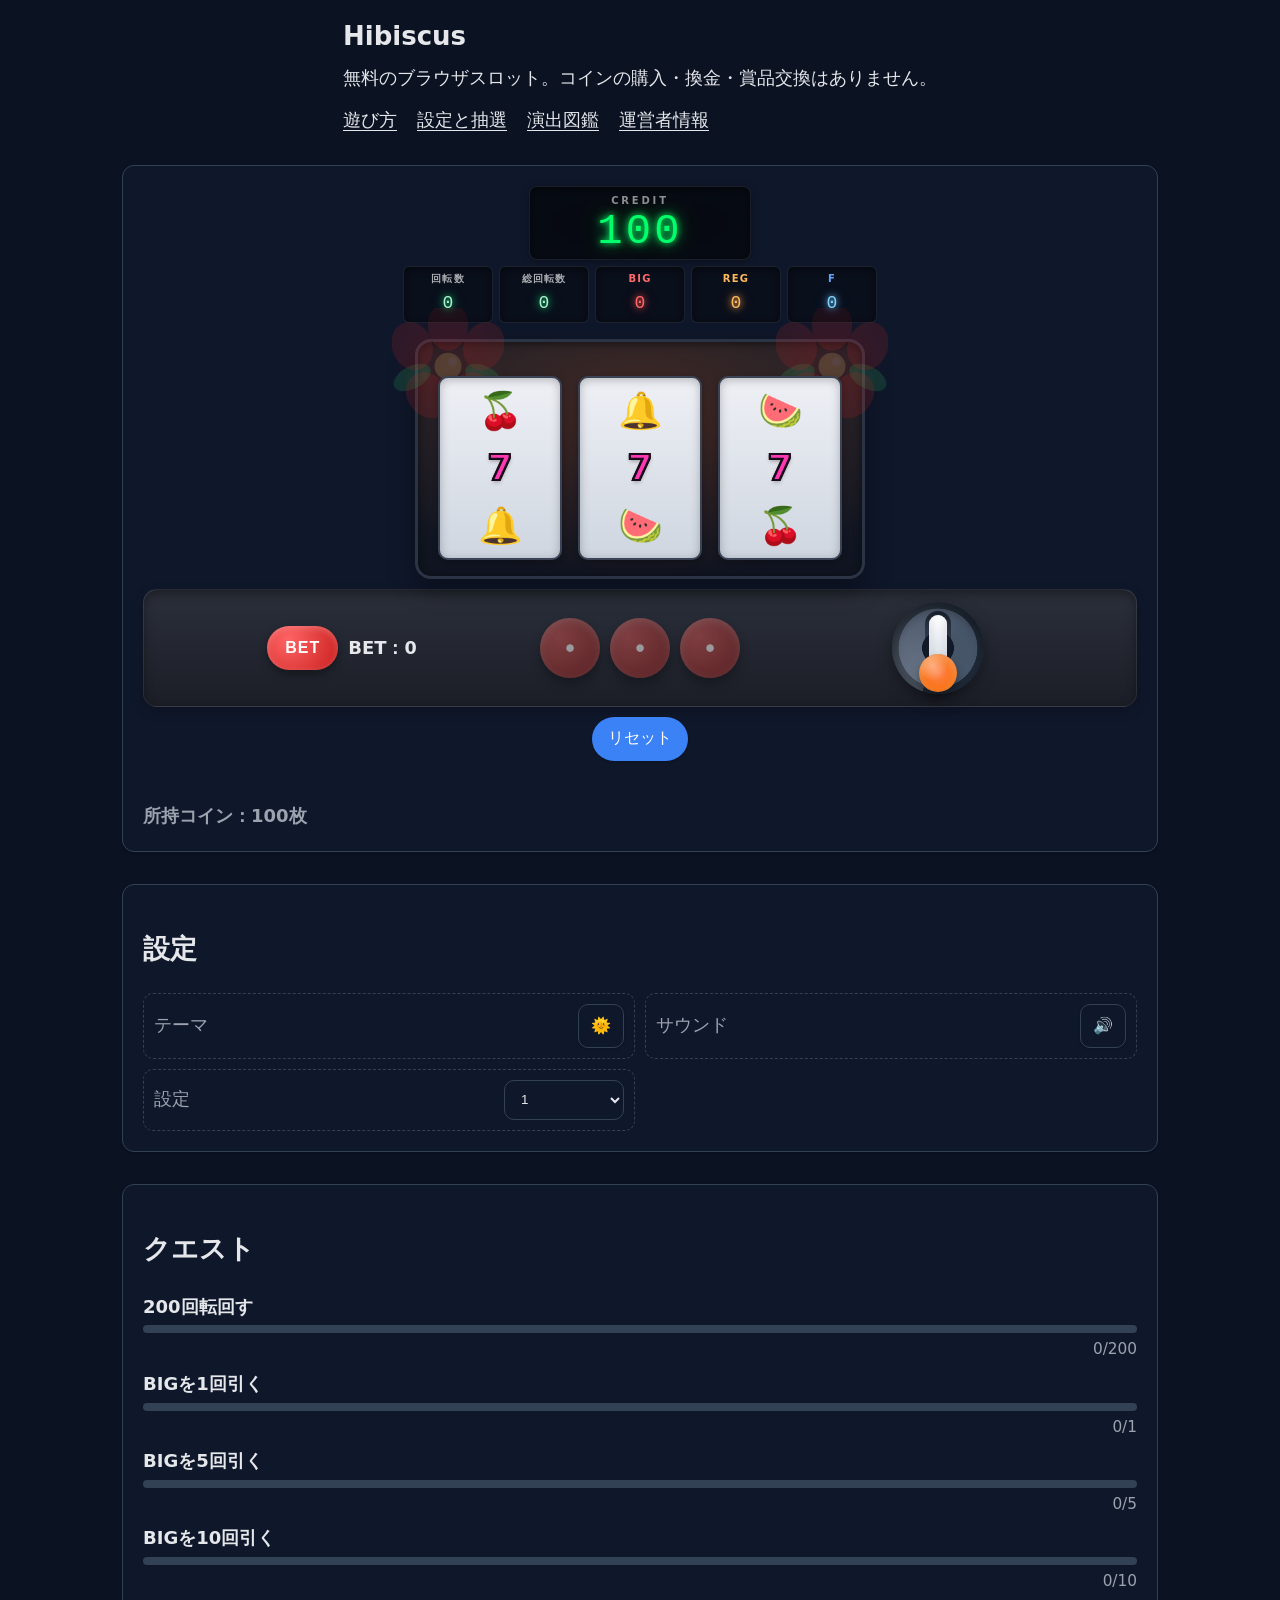
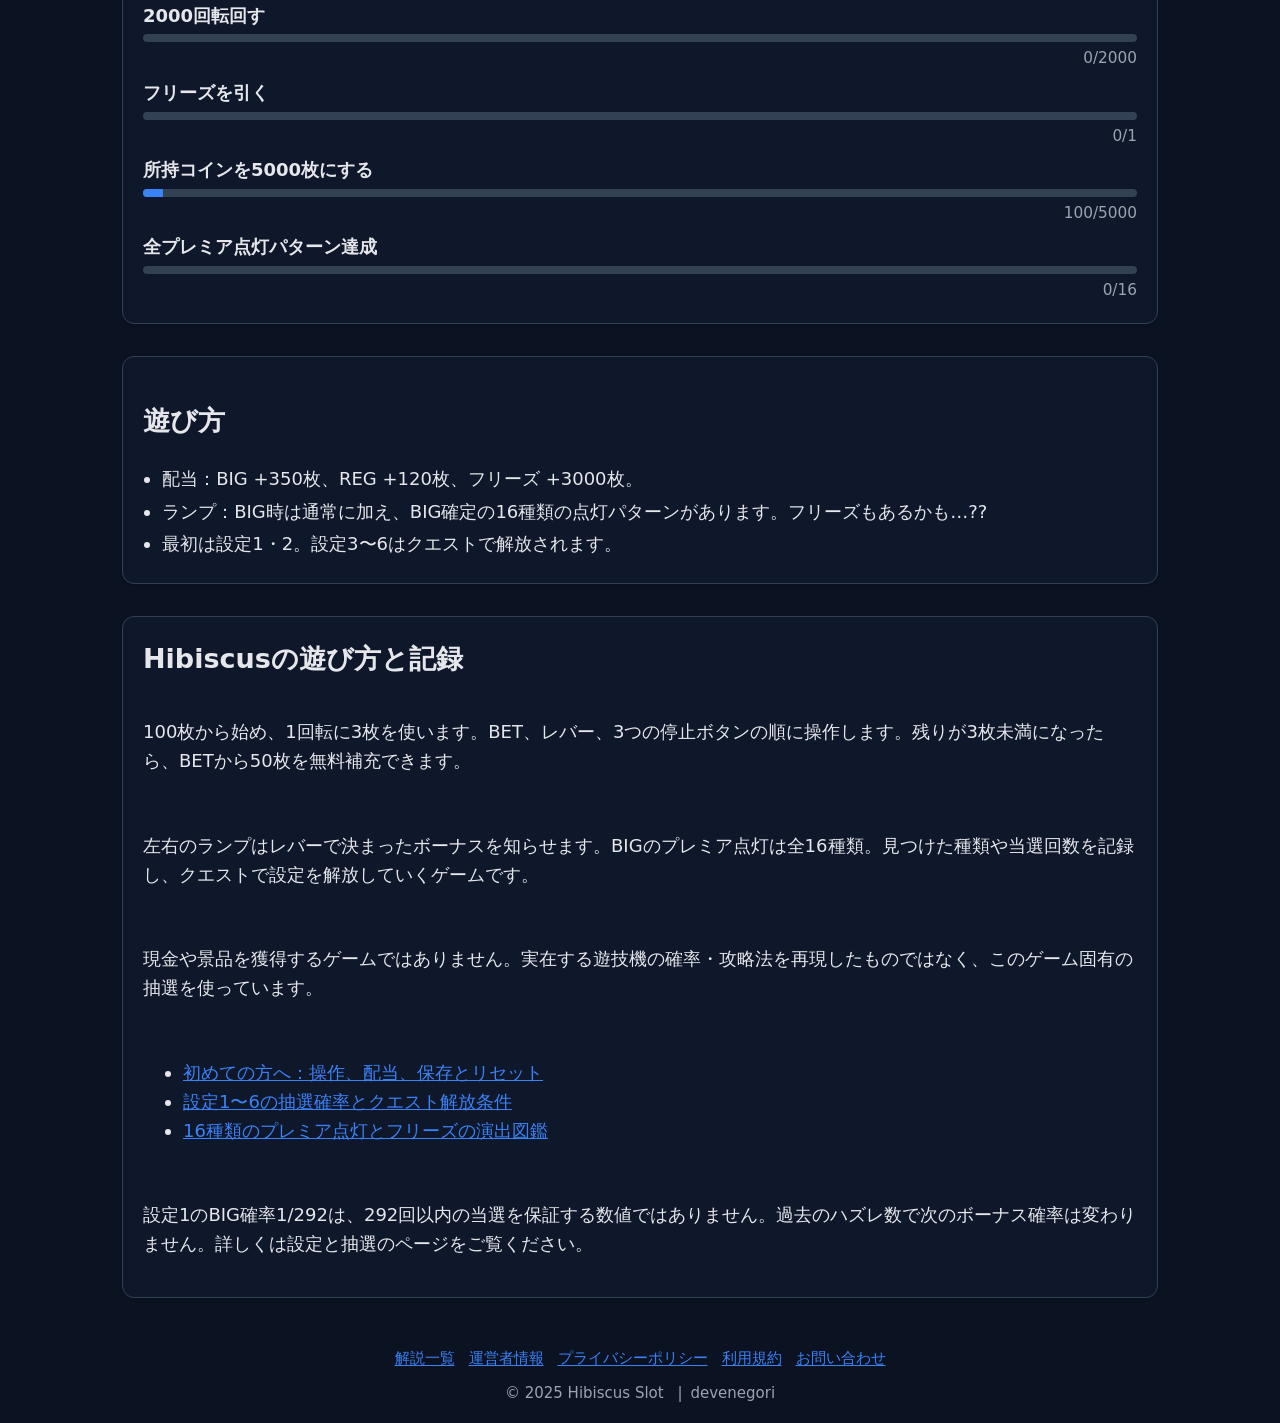
<file: index.html>
<!DOCTYPE html>
<html lang="ja">
<head>
  <meta charset="UTF-8">
  <meta name="viewport" content="width=device-width, initial-scale=1.0">
  <title>Hibiscus | 無料ブラウザスロット</title>
  <meta name="google-adsense-account" content="ca-pub-4931880787884929">
  <meta name="description" content="ハイビスカスのランプ告知を楽しむ無料ブラウザスロット。コインの購入・換金・賞品交換はありません。">
  <link rel="canonical" href="https://hibiscus-24w.pages.dev/">
  <link rel="icon" href="data:,">
  <meta name="color-scheme" content="light dark">
  <link rel="stylesheet" href="style.css?v=20260910-1">
</head>
  <body>
    <header class="site-intro">
      <h1>Hibiscus</h1>
      <p>無料のブラウザスロット。コインの購入・換金・賞品交換はありません。</p>
      <nav class="site-nav" aria-label="メインナビゲーション"><a href="beginner-guide.html">遊び方</a><a href="settings-guide.html">設定と抽選</a><a href="effects-guide.html">演出図鑑</a><a href="about.html">運営者情報</a></nav>
    </header>
    <main class="app-main" id="game" tabindex="-1">
    <section class="game-panel" aria-labelledby="gameHeading">
      <h1 id="gameHeading" class="sr-only">ゲーム</h1>
      <div class="slot-container">
        <div class="top-hud" aria-label="台データ">
          <div class="credit-panel" aria-live="polite">
            <div class="credit-label" aria-hidden="true">CREDIT</div>
            <div id="coinDisplayTop" class="digit-display">100</div>
          </div>
          <div class="meter-panel">
            <div class="meter-box">
              <div class="meter-label">回転数</div>
              <div id="statCurrent" class="digit-small">0</div>
            </div>
            <div class="meter-box">
              <div class="meter-label">総回転数</div>
              <div id="statTotal" class="digit-small">0</div>
            </div>
            <div class="meter-box">
              <div class="meter-label red">BIG</div>
              <div id="statBIG" class="digit-small red">0</div>
            </div>
            <div class="meter-box">
              <div class="meter-label orange">REG</div>
              <div id="statREG" class="digit-small orange">0</div>
            </div>
            <div class="meter-box">
              <div class="meter-label cyan">F</div>
              <div id="statSP" class="digit-small cyan">0</div>
            </div>
          </div>
        </div>
        <div class="reel-frame" role="group" aria-label="リールウィンドウ">
          <div class="hibiscus-side wave-a" id="hibiscus" aria-hidden="true"></div>
          <div class="slot-machine" role="group" aria-label="スロットリール">
            <div id="reel0" class="reel" aria-label="リール1"><div class="reel-content"><span>🍒</span><span class="seven">7</span><span>🔔</span></div></div>
            <div id="reel1" class="reel" aria-label="リール2"><div class="reel-content"><span>🔔</span><span class="seven">7</span><span>🍉</span></div></div>
            <div id="reel2" class="reel" aria-label="リール3"><div class="reel-content"><span>🍉</span><span class="seven">7</span><span>🍒</span></div></div>
          </div>
          <div class="hibiscus-side wave-b" id="hibiscus-right" aria-hidden="true"></div>
        </div>
      </div>

      <div class="cabinet-panel" role="group" aria-label="操作パネル">
        <div class="panel-left">
          <button id="betButton" class="bet">BET</button>
          <div class="meter"><span>BET：</span><strong id="betCount">0</strong></div>
        </div>
        <div class="panel-center">
          <button id="stop0" class="stop" aria-label="左停止">●</button>
          <button id="stop1" class="stop" aria-label="中停止">●</button>
          <button id="stop2" class="stop" aria-label="右停止">●</button>
        </div>
        <div class="panel-right">
          <button id="lever" class="lever joystick" aria-label="レバー">
            <span class="lever-base" aria-hidden="true"></span>
            <span class="lever-stick" aria-hidden="true"></span>
            <span class="lever-ball" aria-hidden="true"></span>
            <span class="sr-only">レバー</span>
          </button>
        </div>
      </div>

      <div class="controls" role="group" aria-label="操作ボタン">
        <button id="spinButton" aria-label="スピンする" class="primary" style="display:none">スピン</button>
        <button id="undoButton" aria-label="直前の操作を取り消す" disabled>取り消し</button>
        <button id="resetButton" aria-label="ゲームをリセット">リセット</button>
      </div>

      <div id="message" class="message" role="status" aria-live="polite"></div>
      <div id="coinDisplay" class="coin" aria-live="polite">所持コイン：100枚</div>
    </section>

    <section class="settings-panel" aria-labelledby="settingsHeading" id="settings">
      <h2 id="settingsHeading">設定</h2>
      <div class="settings-grid">
        <div class="setting-item">
          <div class="setting-label">テーマ</div>
          <div class="setting-control"><button id="themeToggle2" class="button-like">ライト/ダーク切替</button></div>
        </div>
        <div class="setting-item">
          <div class="setting-label">サウンド</div>
          <div class="setting-control"><button id="soundToggle2" class="button-like">オン/オフ</button></div>
        </div>
        <div class="setting-item">
          <div class="setting-label">設定</div>
          <div class="setting-control">
            <label for="settingSelect" class="sr-only">設定（1〜6）</label>
            <select id="settingSelect" class="select-like" aria-label="設定を選択">
              <option value="1">1</option>
              <option value="2">2</option>
              <option value="3">3</option>
              <option value="4">4</option>
              <option value="5">5</option>
              <option value="6">超高確率モード</option>
            </select>
          </div>
        </div>
      </div>
    </section>
    <section class="side-panel quests-panel" aria-labelledby="questsHeading" id="questsPanel">
      <h2 id="questsHeading">クエスト</h2>
      <ul id="questsList" class="quests-list"></ul>
    </section>

    <aside class="side-panel" aria-labelledby="howtoHeading" id="howto">
      <h2 id="howtoHeading">遊び方</h2>
      <ul class="howto-list">
        <li>配当：BIG +350枚、REG +120枚、フリーズ +3000枚。</li>
        <li>ランプ：BIG時は通常に加え、BIG確定の16種類の点灯パターンがあります。フリーズもあるかも…??</li>
        <li>最初は設定1・2。設定3〜6はクエストで解放されます。</li>
      </ul>
    </aside>

    <section class="side-panel guide-panel" aria-labelledby="guideHeading">
      <h2 id="guideHeading">Hibiscusの遊び方と記録</h2>
      <p>100枚から始め、1回転に3枚を使います。BET、レバー、3つの停止ボタンの順に操作します。残りが3枚未満になったら、BETから50枚を無料補充できます。</p>
      <p>左右のランプはレバーで決まったボーナスを知らせます。BIGのプレミア点灯は全16種類。見つけた種類や当選回数を記録し、クエストで設定を解放していくゲームです。</p>
      <p>現金や景品を獲得するゲームではありません。実在する遊技機の確率・攻略法を再現したものではなく、このゲーム固有の抽選を使っています。</p>
      <ul>
        <li><a href="beginner-guide.html">初めての方へ：操作、配当、保存とリセット</a></li>
        <li><a href="settings-guide.html">設定1〜6の抽選確率とクエスト解放条件</a></li>
        <li><a href="effects-guide.html">16種類のプレミア点灯とフリーズの演出図鑑</a></li>
      </ul>
      <p>設定1のBIG確率1/292は、292回以内の当選を保証する数値ではありません。過去のハズレ数で次のボーナス確率は変わりません。詳しくは設定と抽選のページをご覧ください。</p>
      <noscript><p>ゲームを動かすにはJavaScriptが必要です。遊び方や確率表はJavaScriptを無効にしていても読めます。</p></noscript>
    </section>
  </main>

  <div id="endingOverlay" class="ending-overlay" hidden>
    <div class="credits">
      <p class="congrats">🎊Congratulations！🎊</p>
      <p class="developer-credit">開発者：enegori</p>
    </div>
  </div>

  <footer class="app-footer" role="contentinfo">
    <nav class="footer-links" aria-label="サイト情報">
      <a href="guide.html">解説一覧</a>
      <a href="about.html">運営者情報</a>
      <a href="privacy-policy.html">プライバシーポリシー</a>
      <a href="terms.html">利用規約</a>
      <a href="contact.html">お問い合わせ</a>
    </nav>
    <small>© 2025 Hibiscus Slot</small>
    <small class="developer-credit">devenegori</small>
  </footer>

  <script src="./premium-fx.js"></script>
  <script>premiumFx.mount();</script>
  <script src="ad-config.js?v=20260310-5"></script>
  <script src="ad-system.js?v=20260910-1"></script>
  <script src="ad-service.js?v=20260310-5"></script>
  <script src="app.js?v=20260910-1"></script>
</body>
</html>
</file>
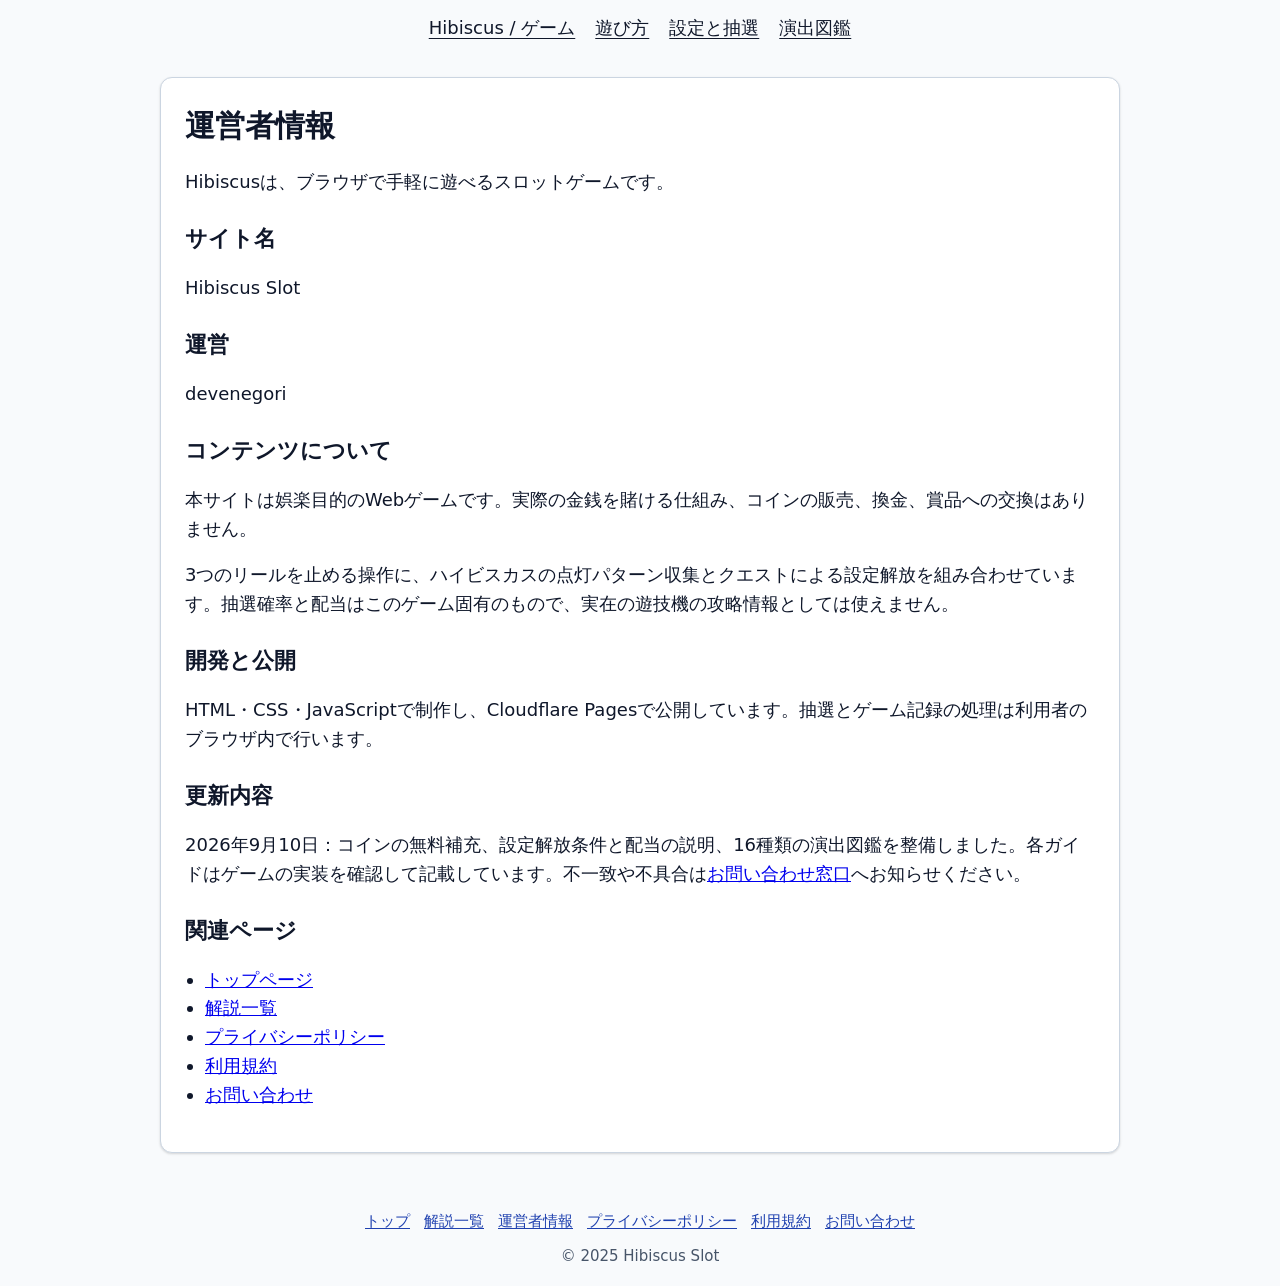
<file: about.html>
<!DOCTYPE html>
<html lang="ja">
<head>
  <meta charset="UTF-8">
  <meta name="viewport" content="width=device-width, initial-scale=1.0">
  <title>運営者情報 | Hibiscus</title>
  <meta name="google-adsense-account" content="ca-pub-4931880787884929">
  <meta name="description" content="Hibiscus Slotの開発・運営者とゲームの公開方針について。">
  <link rel="canonical" href="https://hibiscus-24w.pages.dev/about.html">
  <link rel="icon" href="data:,">
  <meta name="color-scheme" content="light dark">
  <link rel="stylesheet" href="style.css?v=20260910-1">
</head>
<body>
  <nav class="site-nav" aria-label="メインナビゲーション"><a href="index.html">Hibiscus / ゲーム</a><a href="beginner-guide.html">遊び方</a><a href="settings-guide.html">設定と抽選</a><a href="effects-guide.html">演出図鑑</a></nav>
  <main class="static-page-main">
    <article class="static-page-card">
      <h1>運営者情報</h1>
      <p>Hibiscusは、ブラウザで手軽に遊べるスロットゲームです。</p>

      <h2>サイト名</h2>
      <p>Hibiscus Slot</p>

      <h2>運営</h2>
      <p>devenegori</p>

      <h2>コンテンツについて</h2>
      <p>本サイトは娯楽目的のWebゲームです。実際の金銭を賭ける仕組み、コインの販売、換金、賞品への交換はありません。</p>
      <p>3つのリールを止める操作に、ハイビスカスの点灯パターン収集とクエストによる設定解放を組み合わせています。抽選確率と配当はこのゲーム固有のもので、実在の遊技機の攻略情報としては使えません。</p>
      <h2>開発と公開</h2>
      <p>HTML・CSS・JavaScriptで制作し、Cloudflare Pagesで公開しています。抽選とゲーム記録の処理は利用者のブラウザ内で行います。</p>
      <h2>更新内容</h2>
      <p>2026年9月10日：コインの無料補充、設定解放条件と配当の説明、16種類の演出図鑑を整備しました。各ガイドはゲームの実装を確認して記載しています。不一致や不具合は<a href="contact.html">お問い合わせ窓口</a>へお知らせください。</p>

      <h2>関連ページ</h2>
      <ul>
        <li><a href="index.html">トップページ</a></li>
        <li><a href="guide.html">解説一覧</a></li>
        <li><a href="privacy-policy.html">プライバシーポリシー</a></li>
        <li><a href="terms.html">利用規約</a></li>
        <li><a href="contact.html">お問い合わせ</a></li>
      </ul>
    </article>
  </main>

  <footer class="app-footer" role="contentinfo">
    <nav class="footer-links" aria-label="サイト情報">
      <a href="index.html">トップ</a>
      <a href="guide.html">解説一覧</a>
      <a href="about.html">運営者情報</a>
      <a href="privacy-policy.html">プライバシーポリシー</a>
      <a href="terms.html">利用規約</a>
      <a href="contact.html">お問い合わせ</a>
    </nav>
    <small>© 2025 Hibiscus Slot</small>
  </footer>
</body>
</html>
</file>
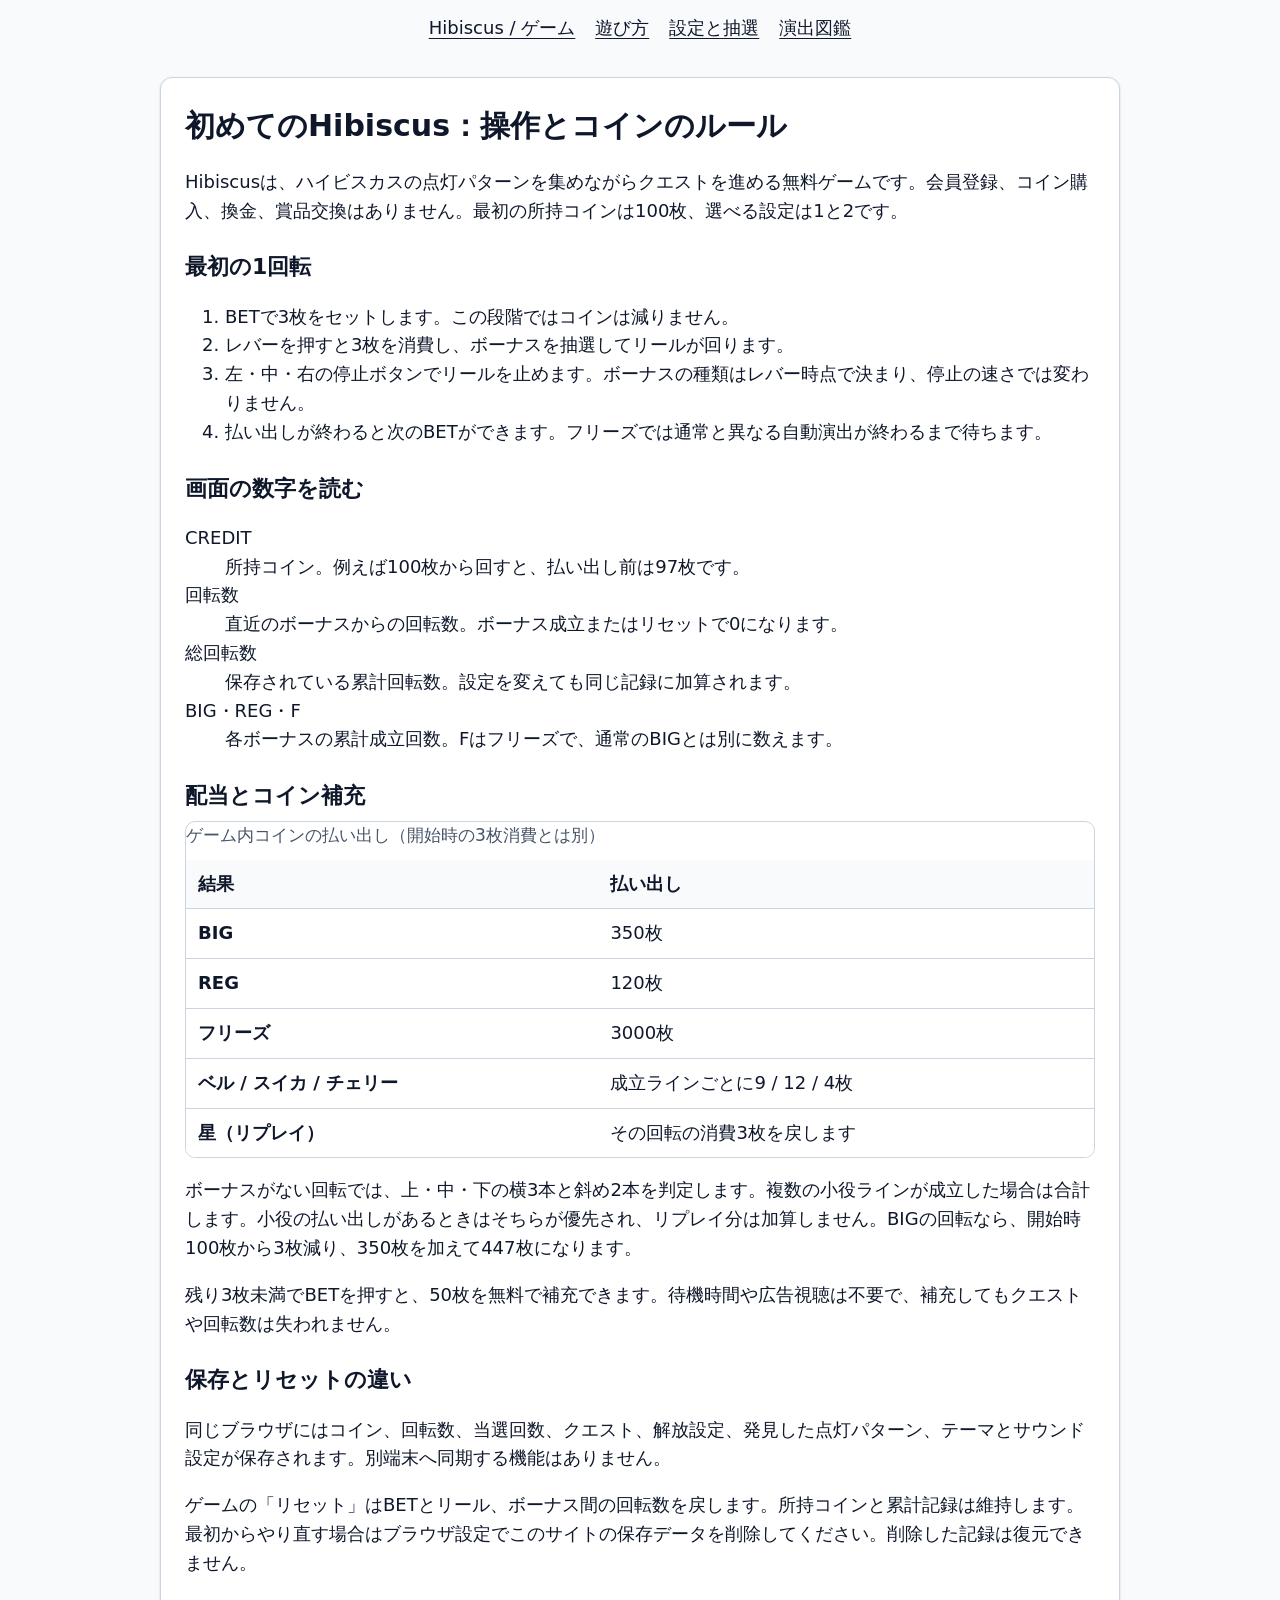
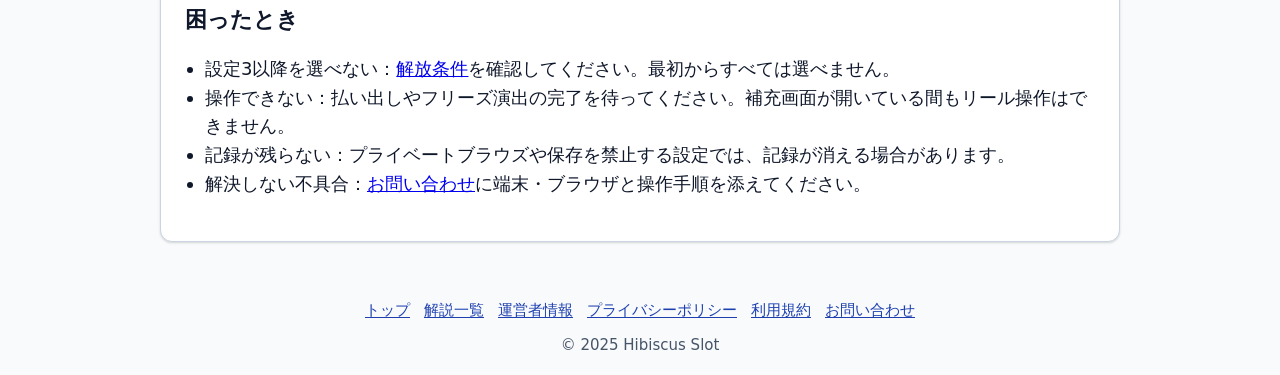
<file: beginner-guide.html>
<!DOCTYPE html>
<html lang="ja">
<head>
  <meta charset="UTF-8">
  <meta name="viewport" content="width=device-width, initial-scale=1.0">
  <title>初心者向けガイド | Hibiscus</title>
  <meta name="google-adsense-account" content="ca-pub-4931880787884929">
  <meta name="description" content="100枚からの始め方、1回3枚の消費、無料補充、保存とリセットの違いを解説します。">
  <link rel="canonical" href="https://hibiscus-24w.pages.dev/beginner-guide.html">
  <link rel="icon" href="data:,">
  <meta name="color-scheme" content="light dark">
  <link rel="stylesheet" href="style.css?v=20260910-1">
</head>
<body>
  <nav class="site-nav" aria-label="メインナビゲーション"><a href="index.html">Hibiscus / ゲーム</a><a href="beginner-guide.html">遊び方</a><a href="settings-guide.html">設定と抽選</a><a href="effects-guide.html">演出図鑑</a></nav>
  <main class="static-page-main">
    <article class="static-page-card">
      <h1>初めてのHibiscus：操作とコインのルール</h1>
      <p>Hibiscusは、ハイビスカスの点灯パターンを集めながらクエストを進める無料ゲームです。会員登録、コイン購入、換金、賞品交換はありません。最初の所持コインは100枚、選べる設定は1と2です。</p>
      <h2>最初の1回転</h2>
      <ol><li>BETで3枚をセットします。この段階ではコインは減りません。</li><li>レバーを押すと3枚を消費し、ボーナスを抽選してリールが回ります。</li><li>左・中・右の停止ボタンでリールを止めます。ボーナスの種類はレバー時点で決まり、停止の速さでは変わりません。</li><li>払い出しが終わると次のBETができます。フリーズでは通常と異なる自動演出が終わるまで待ちます。</li></ol>
      <h2>画面の数字を読む</h2>
      <dl><dt>CREDIT</dt><dd>所持コイン。例えば100枚から回すと、払い出し前は97枚です。</dd><dt>回転数</dt><dd>直近のボーナスからの回転数。ボーナス成立またはリセットで0になります。</dd><dt>総回転数</dt><dd>保存されている累計回転数。設定を変えても同じ記録に加算されます。</dd><dt>BIG・REG・F</dt><dd>各ボーナスの累計成立回数。Fはフリーズで、通常のBIGとは別に数えます。</dd></dl>
      <h2>配当とコイン補充</h2>
      <div class="guide-table-wrap"><table class="guide-table"><caption>ゲーム内コインの払い出し（開始時の3枚消費とは別）</caption><thead><tr><th scope="col">結果</th><th scope="col">払い出し</th></tr></thead><tbody><tr><th scope="row">BIG</th><td>350枚</td></tr><tr><th scope="row">REG</th><td>120枚</td></tr><tr><th scope="row">フリーズ</th><td>3000枚</td></tr><tr><th scope="row">ベル / スイカ / チェリー</th><td>成立ラインごとに9 / 12 / 4枚</td></tr><tr><th scope="row">星（リプレイ）</th><td>その回転の消費3枚を戻します</td></tr></tbody></table></div>
      <p>ボーナスがない回転では、上・中・下の横3本と斜め2本を判定します。複数の小役ラインが成立した場合は合計します。小役の払い出しがあるときはそちらが優先され、リプレイ分は加算しません。BIGの回転なら、開始時100枚から3枚減り、350枚を加えて447枚になります。</p>
      <p>残り3枚未満でBETを押すと、50枚を無料で補充できます。待機時間や広告視聴は不要で、補充してもクエストや回転数は失われません。</p>
      <h2>保存とリセットの違い</h2>
      <p>同じブラウザにはコイン、回転数、当選回数、クエスト、解放設定、発見した点灯パターン、テーマとサウンド設定が保存されます。別端末へ同期する機能はありません。</p>
      <p>ゲームの「リセット」はBETとリール、ボーナス間の回転数を戻します。所持コインと累計記録は維持します。最初からやり直す場合はブラウザ設定でこのサイトの保存データを削除してください。削除した記録は復元できません。</p>
      <h2>困ったとき</h2>
      <ul><li>設定3以降を選べない：<a href="settings-guide.html">解放条件</a>を確認してください。最初からすべては選べません。</li><li>操作できない：払い出しやフリーズ演出の完了を待ってください。補充画面が開いている間もリール操作はできません。</li><li>記録が残らない：プライベートブラウズや保存を禁止する設定では、記録が消える場合があります。</li><li>解決しない不具合：<a href="contact.html">お問い合わせ</a>に端末・ブラウザと操作手順を添えてください。</li></ul>
    </article>
  </main>

  <footer class="app-footer" role="contentinfo">
    <nav class="footer-links" aria-label="サイト情報">
      <a href="index.html">トップ</a>
      <a href="guide.html">解説一覧</a>
      <a href="about.html">運営者情報</a>
      <a href="privacy-policy.html">プライバシーポリシー</a>
      <a href="terms.html">利用規約</a>
      <a href="contact.html">お問い合わせ</a>
    </nav>
    <small>© 2025 Hibiscus Slot</small>
  </footer>
</body>
</html>
</file>
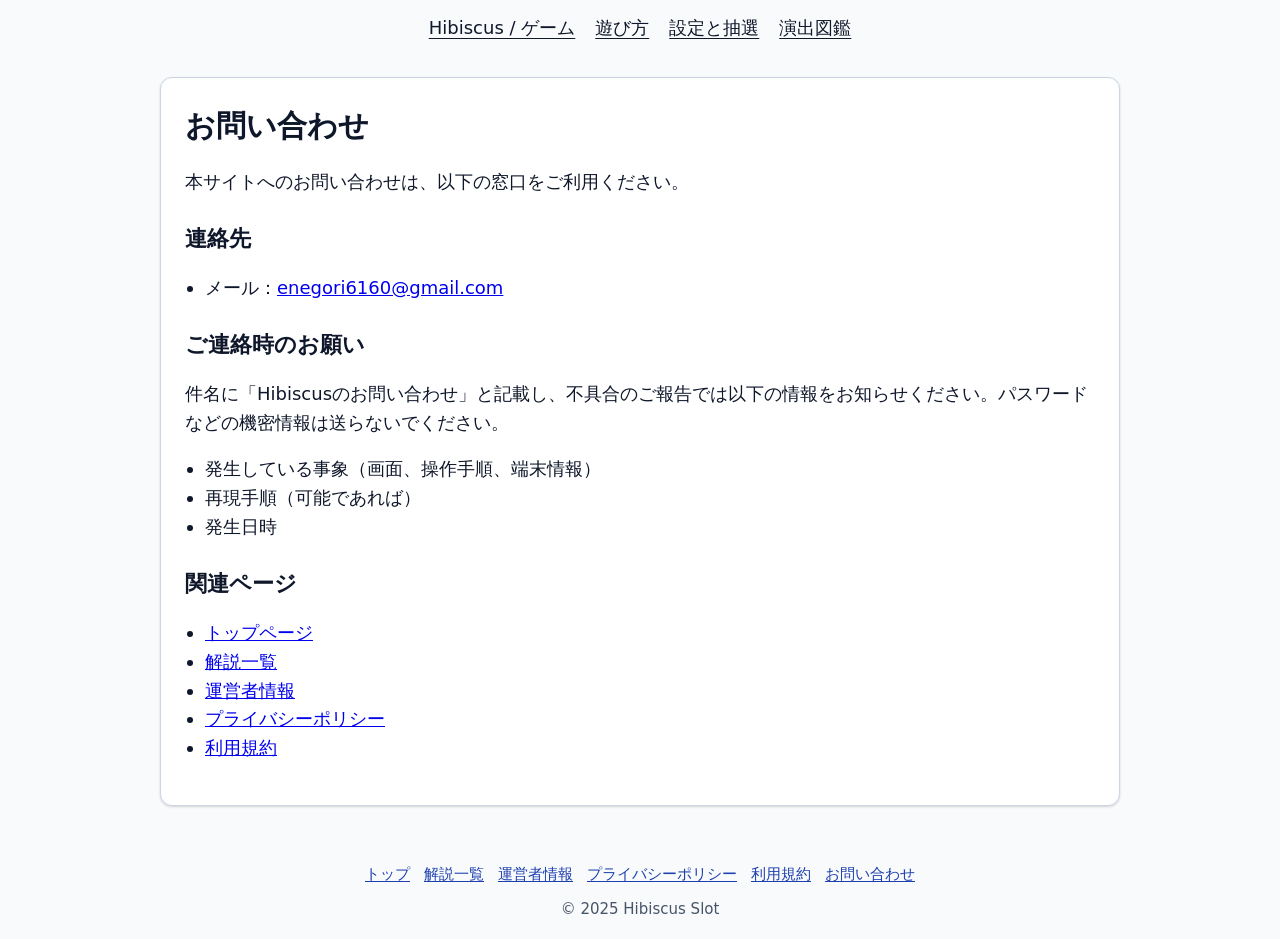
<file: contact.html>
<!DOCTYPE html>
<html lang="ja">
<head>
  <meta charset="UTF-8">
  <meta name="viewport" content="width=device-width, initial-scale=1.0">
  <title>お問い合わせ | Hibiscus</title>
  <meta name="google-adsense-account" content="ca-pub-4931880787884929">
  <meta name="description" content="Hibiscusの不具合報告とお問い合わせ窓口。">
  <link rel="canonical" href="https://hibiscus-24w.pages.dev/contact.html">
  <link rel="icon" href="data:,">
  <meta name="color-scheme" content="light dark">
  <link rel="stylesheet" href="style.css?v=20260910-1">
</head>
<body>
  <nav class="site-nav" aria-label="メインナビゲーション"><a href="index.html">Hibiscus / ゲーム</a><a href="beginner-guide.html">遊び方</a><a href="settings-guide.html">設定と抽選</a><a href="effects-guide.html">演出図鑑</a></nav>
  <main class="static-page-main">
    <article class="static-page-card">
      <h1>お問い合わせ</h1>
      <p>本サイトへのお問い合わせは、以下の窓口をご利用ください。</p>

      <h2>連絡先</h2>
      <ul>
        <li>メール：<a href="mailto:enegori6160@gmail.com">enegori6160@gmail.com</a></li>
      </ul>

      <h2>ご連絡時のお願い</h2>
      <p>件名に「Hibiscusのお問い合わせ」と記載し、不具合のご報告では以下の情報をお知らせください。パスワードなどの機密情報は送らないでください。</p>
      <ul>
        <li>発生している事象（画面、操作手順、端末情報）</li>
        <li>再現手順（可能であれば）</li>
        <li>発生日時</li>
      </ul>

      <h2>関連ページ</h2>
      <ul>
        <li><a href="index.html">トップページ</a></li>
        <li><a href="guide.html">解説一覧</a></li>
        <li><a href="about.html">運営者情報</a></li>
        <li><a href="privacy-policy.html">プライバシーポリシー</a></li>
        <li><a href="terms.html">利用規約</a></li>
      </ul>
    </article>
  </main>

  <footer class="app-footer" role="contentinfo">
    <nav class="footer-links" aria-label="サイト情報">
      <a href="index.html">トップ</a>
      <a href="guide.html">解説一覧</a>
      <a href="about.html">運営者情報</a>
      <a href="privacy-policy.html">プライバシーポリシー</a>
      <a href="terms.html">利用規約</a>
      <a href="contact.html">お問い合わせ</a>
    </nav>
    <small>© 2025 Hibiscus Slot</small>
  </footer>
</body>
</html>
</file>
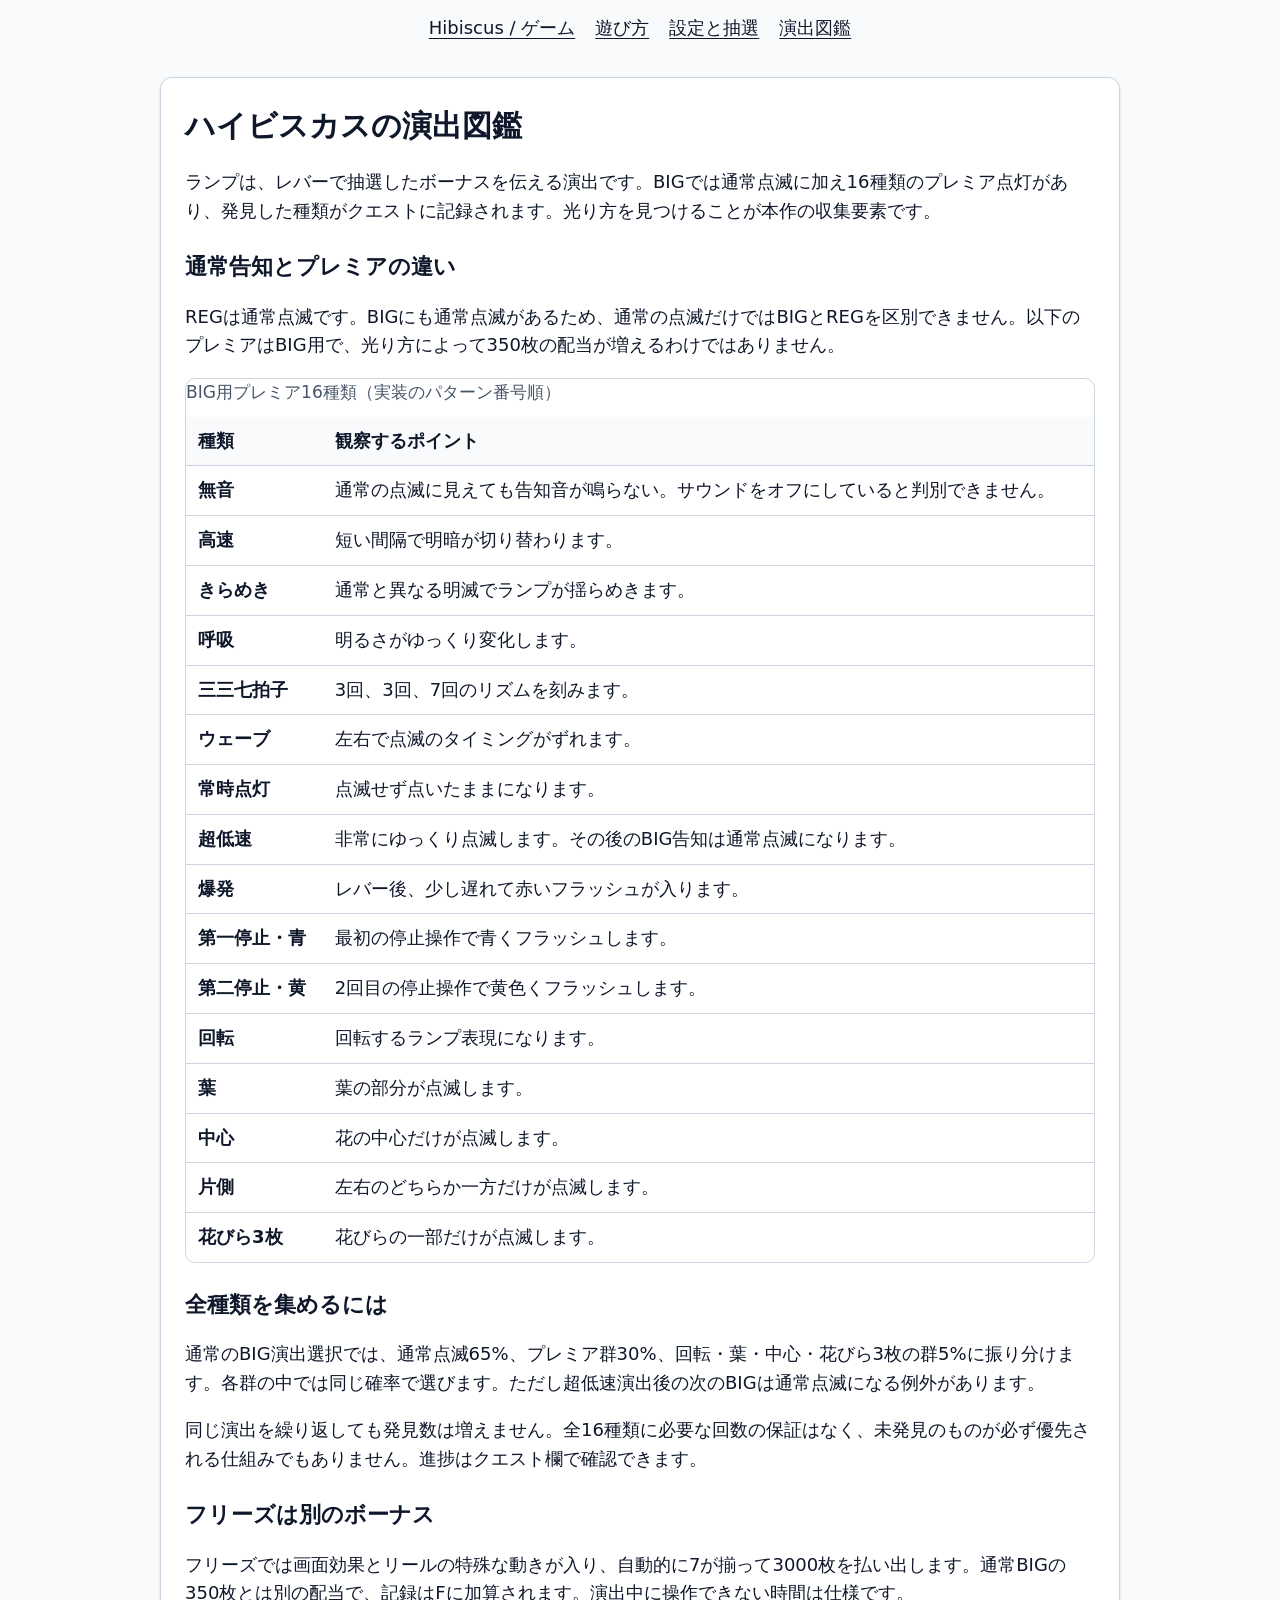
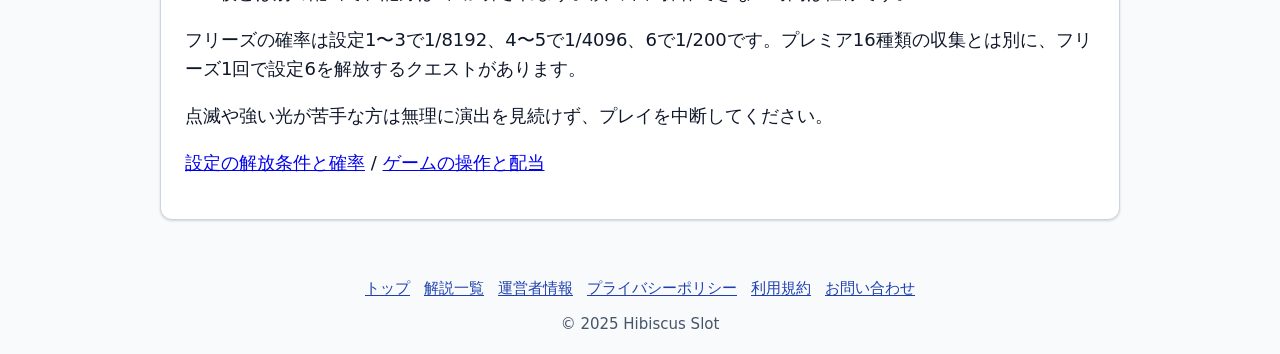
<file: effects-guide.html>
<!DOCTYPE html>
<html lang="ja">
<head>
  <meta charset="UTF-8">
  <meta name="viewport" content="width=device-width, initial-scale=1.0">
  <title>ランプ演出とフリーズ解説 | Hibiscus</title>
  <meta name="google-adsense-account" content="ca-pub-4931880787884929">
  <meta name="description" content="Hibiscus独自の16種類のプレミア点灯とフリーズ3000枚の仕様を紹介します。">
  <link rel="canonical" href="https://hibiscus-24w.pages.dev/effects-guide.html">
  <link rel="icon" href="data:,">
  <meta name="color-scheme" content="light dark">
  <link rel="stylesheet" href="style.css?v=20260910-1">
</head>
<body>
  <nav class="site-nav" aria-label="メインナビゲーション"><a href="index.html">Hibiscus / ゲーム</a><a href="beginner-guide.html">遊び方</a><a href="settings-guide.html">設定と抽選</a><a href="effects-guide.html">演出図鑑</a></nav>
  <main class="static-page-main">
    <article class="static-page-card">
      <h1>ハイビスカスの演出図鑑</h1>
      <p>ランプは、レバーで抽選したボーナスを伝える演出です。BIGでは通常点滅に加え16種類のプレミア点灯があり、発見した種類がクエストに記録されます。光り方を見つけることが本作の収集要素です。</p>
      <h2>通常告知とプレミアの違い</h2>
      <p>REGは通常点滅です。BIGにも通常点滅があるため、通常の点滅だけではBIGとREGを区別できません。以下のプレミアはBIG用で、光り方によって350枚の配当が増えるわけではありません。</p>
      <div class="guide-table-wrap"><table class="guide-table"><caption>BIG用プレミア16種類（実装のパターン番号順）</caption><thead><tr><th scope="col">種類</th><th scope="col">観察するポイント</th></tr></thead><tbody>
      <tr><th scope="row">無音</th><td>通常の点滅に見えても告知音が鳴らない。サウンドをオフにしていると判別できません。</td></tr>
      <tr><th scope="row">高速</th><td>短い間隔で明暗が切り替わります。</td></tr>
      <tr><th scope="row">きらめき</th><td>通常と異なる明滅でランプが揺らめきます。</td></tr>
      <tr><th scope="row">呼吸</th><td>明るさがゆっくり変化します。</td></tr>
      <tr><th scope="row">三三七拍子</th><td>3回、3回、7回のリズムを刻みます。</td></tr>
      <tr><th scope="row">ウェーブ</th><td>左右で点滅のタイミングがずれます。</td></tr>
      <tr><th scope="row">常時点灯</th><td>点滅せず点いたままになります。</td></tr>
      <tr><th scope="row">超低速</th><td>非常にゆっくり点滅します。その後のBIG告知は通常点滅になります。</td></tr>
      <tr><th scope="row">爆発</th><td>レバー後、少し遅れて赤いフラッシュが入ります。</td></tr>
      <tr><th scope="row">第一停止・青</th><td>最初の停止操作で青くフラッシュします。</td></tr>
      <tr><th scope="row">第二停止・黄</th><td>2回目の停止操作で黄色くフラッシュします。</td></tr>
      <tr><th scope="row">回転</th><td>回転するランプ表現になります。</td></tr>
      <tr><th scope="row">葉</th><td>葉の部分が点滅します。</td></tr>
      <tr><th scope="row">中心</th><td>花の中心だけが点滅します。</td></tr>
      <tr><th scope="row">片側</th><td>左右のどちらか一方だけが点滅します。</td></tr>
      <tr><th scope="row">花びら3枚</th><td>花びらの一部だけが点滅します。</td></tr></tbody></table></div>
      <h2>全種類を集めるには</h2>
      <p>通常のBIG演出選択では、通常点滅65%、プレミア群30%、回転・葉・中心・花びら3枚の群5%に振り分けます。各群の中では同じ確率で選びます。ただし超低速演出後の次のBIGは通常点滅になる例外があります。</p>
      <p>同じ演出を繰り返しても発見数は増えません。全16種類に必要な回数の保証はなく、未発見のものが必ず優先される仕組みでもありません。進捗はクエスト欄で確認できます。</p>
      <h2>フリーズは別のボーナス</h2>
      <p>フリーズでは画面効果とリールの特殊な動きが入り、自動的に7が揃って3000枚を払い出します。通常BIGの350枚とは別の配当で、記録はFに加算されます。演出中に操作できない時間は仕様です。</p>
      <p>フリーズの確率は設定1〜3で1/8192、4〜5で1/4096、6で1/200です。プレミア16種類の収集とは別に、フリーズ1回で設定6を解放するクエストがあります。</p>
      <p>点滅や強い光が苦手な方は無理に演出を見続けず、プレイを中断してください。</p>
      <p><a href="settings-guide.html">設定の解放条件と確率</a> / <a href="beginner-guide.html">ゲームの操作と配当</a></p>
    </article>
  </main>

  <footer class="app-footer" role="contentinfo">
    <nav class="footer-links" aria-label="サイト情報">
      <a href="index.html">トップ</a>
      <a href="guide.html">解説一覧</a>
      <a href="about.html">運営者情報</a>
      <a href="privacy-policy.html">プライバシーポリシー</a>
      <a href="terms.html">利用規約</a>
      <a href="contact.html">お問い合わせ</a>
    </nav>
    <small>© 2025 Hibiscus Slot</small>
  </footer>
</body>
</html>
</file>
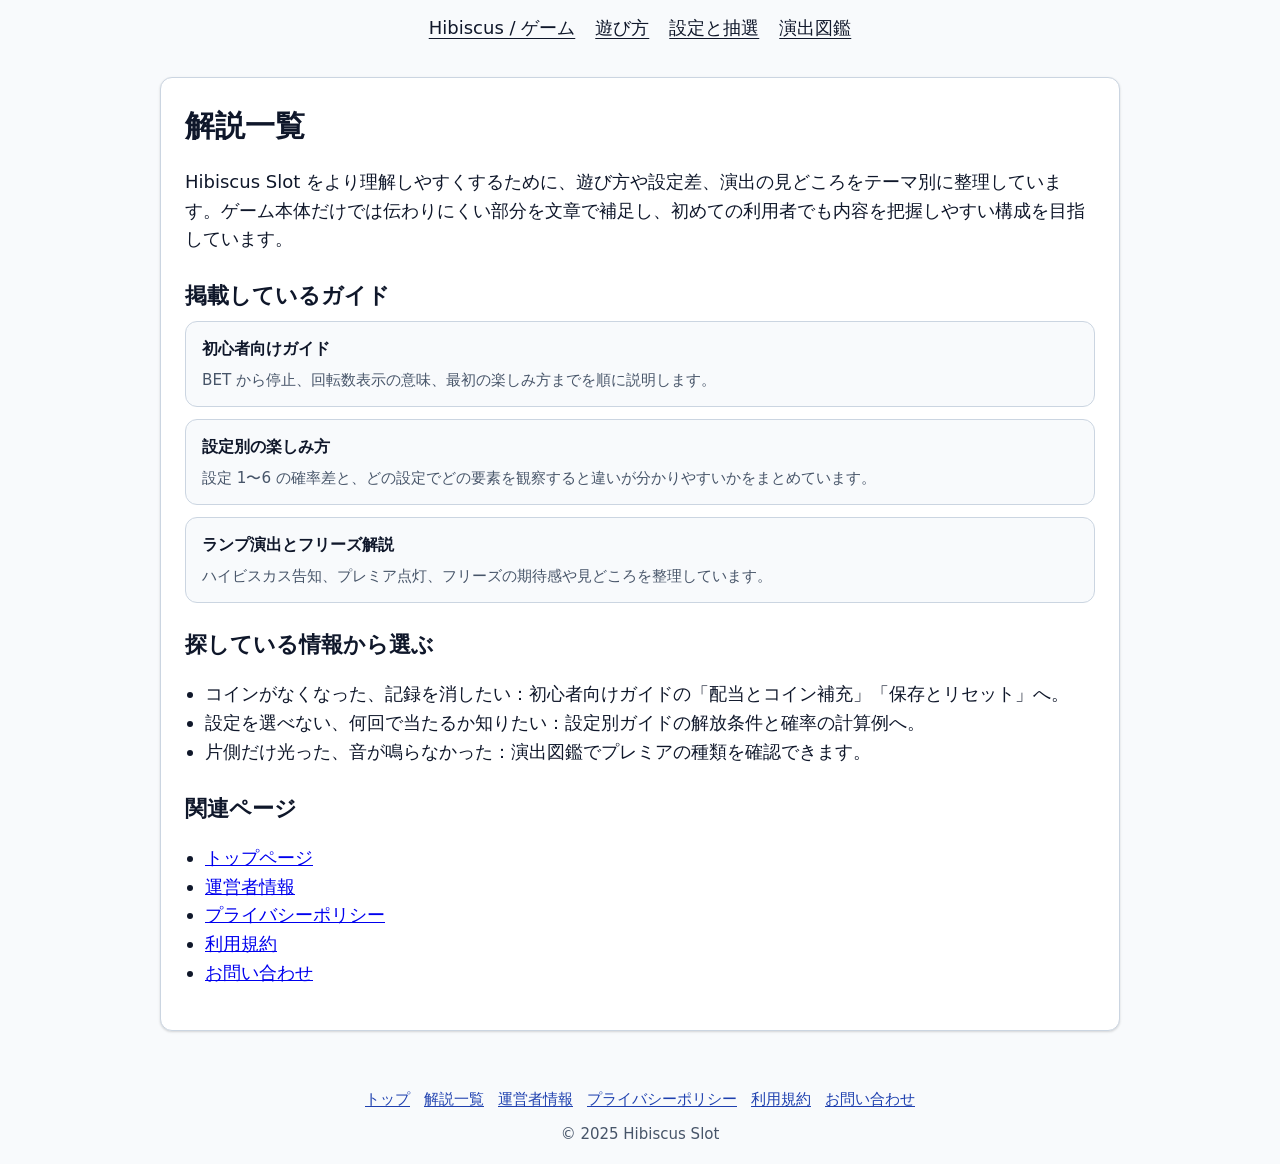
<file: guide.html>
<!DOCTYPE html>
<html lang="ja">
<head>
  <meta charset="UTF-8">
  <meta name="viewport" content="width=device-width, initial-scale=1.0">
  <title>解説一覧 | Hibiscus</title>
  <meta name="google-adsense-account" content="ca-pub-4931880787884929">
  <meta name="description" content="Hibiscusの遊び方、設定の解放条件、抽選確率とランプ演出を確認できます。">
  <link rel="canonical" href="https://hibiscus-24w.pages.dev/guide.html">
  <link rel="icon" href="data:,">
  <meta name="color-scheme" content="light dark">
  <link rel="stylesheet" href="style.css?v=20260910-1">
</head>
<body>
  <nav class="site-nav" aria-label="メインナビゲーション"><a href="index.html">Hibiscus / ゲーム</a><a href="beginner-guide.html">遊び方</a><a href="settings-guide.html">設定と抽選</a><a href="effects-guide.html">演出図鑑</a></nav>
  <main class="static-page-main">
    <article class="static-page-card">
      <h1>解説一覧</h1>
      <p>Hibiscus Slot をより理解しやすくするために、遊び方や設定差、演出の見どころをテーマ別に整理しています。ゲーム本体だけでは伝わりにくい部分を文章で補足し、初めての利用者でも内容を把握しやすい構成を目指しています。</p>

      <h2>掲載しているガイド</h2>
      <div class="guide-links">
        <a class="guide-link-card" href="beginner-guide.html">
          <strong>初心者向けガイド</strong>
          <span>BET から停止、回転数表示の意味、最初の楽しみ方までを順に説明します。</span>
        </a>
        <a class="guide-link-card" href="settings-guide.html">
          <strong>設定別の楽しみ方</strong>
          <span>設定 1〜6 の確率差と、どの設定でどの要素を観察すると違いが分かりやすいかをまとめています。</span>
        </a>
        <a class="guide-link-card" href="effects-guide.html">
          <strong>ランプ演出とフリーズ解説</strong>
          <span>ハイビスカス告知、プレミア点灯、フリーズの期待感や見どころを整理しています。</span>
        </a>
      </div>

      <h2>探している情報から選ぶ</h2>
      <ul><li>コインがなくなった、記録を消したい：初心者向けガイドの「配当とコイン補充」「保存とリセット」へ。</li><li>設定を選べない、何回で当たるか知りたい：設定別ガイドの解放条件と確率の計算例へ。</li><li>片側だけ光った、音が鳴らなかった：演出図鑑でプレミアの種類を確認できます。</li></ul>

      <h2>関連ページ</h2>
      <ul>
        <li><a href="index.html">トップページ</a></li>
        <li><a href="about.html">運営者情報</a></li>
        <li><a href="privacy-policy.html">プライバシーポリシー</a></li>
        <li><a href="terms.html">利用規約</a></li>
        <li><a href="contact.html">お問い合わせ</a></li>
      </ul>
    </article>
  </main>

  <footer class="app-footer" role="contentinfo">
    <nav class="footer-links" aria-label="サイト情報">
      <a href="index.html">トップ</a>
      <a href="guide.html">解説一覧</a>
      <a href="about.html">運営者情報</a>
      <a href="privacy-policy.html">プライバシーポリシー</a>
      <a href="terms.html">利用規約</a>
      <a href="contact.html">お問い合わせ</a>
    </nav>
    <small>© 2025 Hibiscus Slot</small>
  </footer>
</body>
</html>
</file>
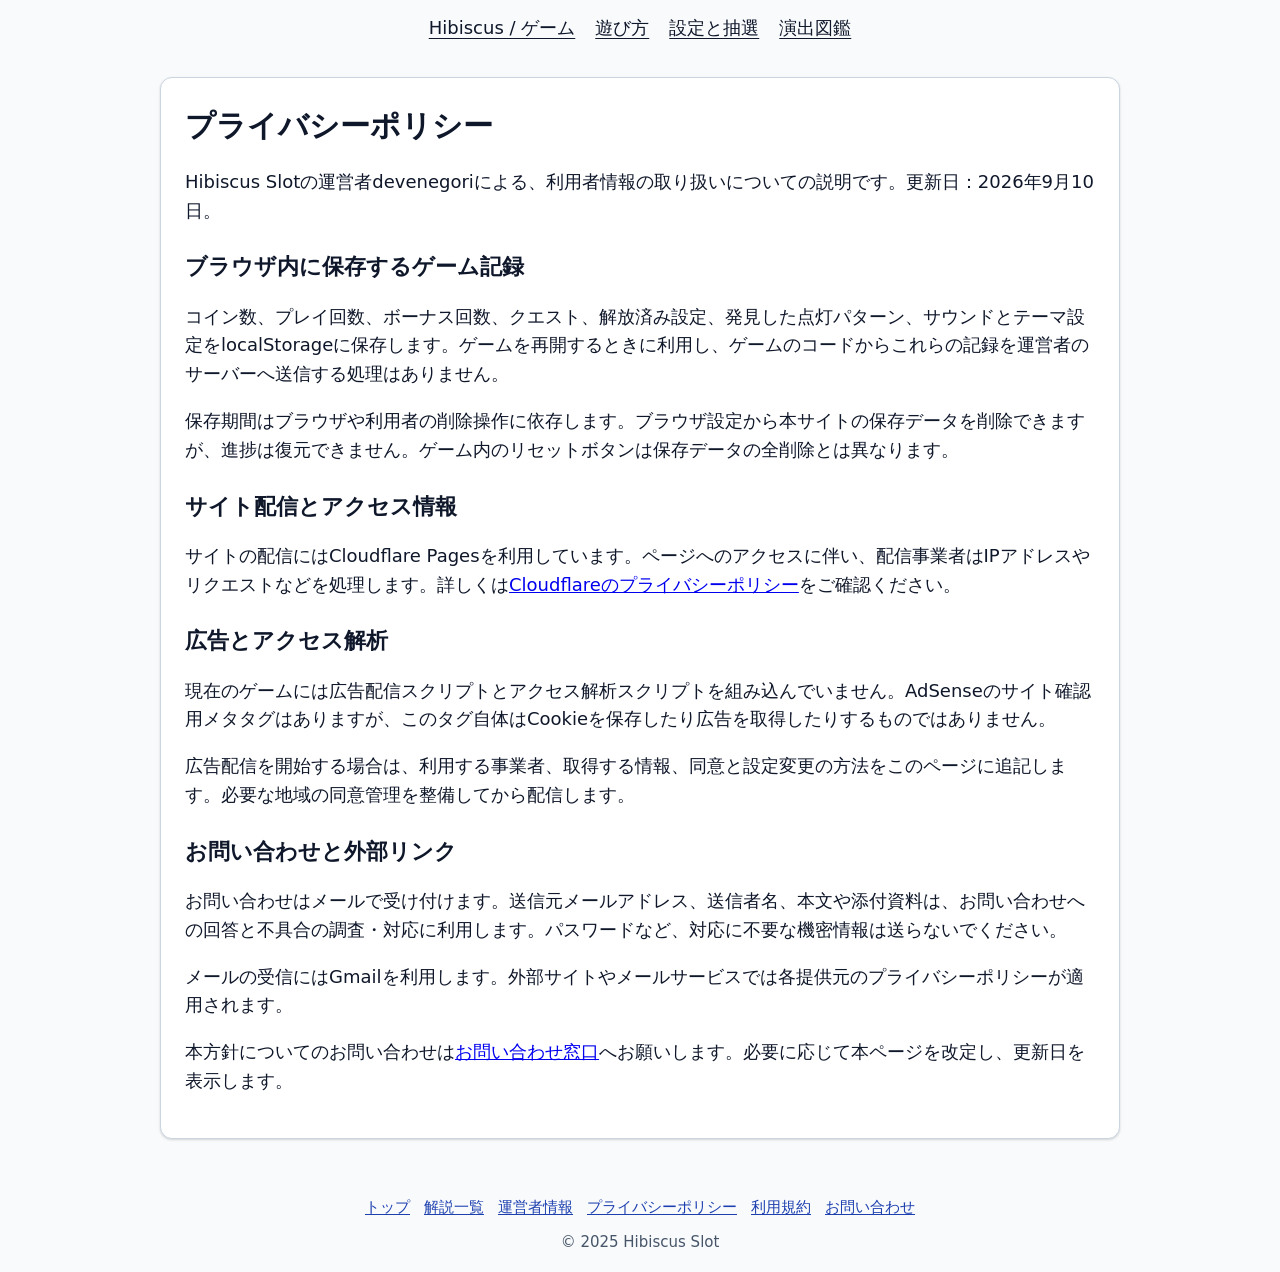
<file: privacy-policy.html>
<!DOCTYPE html>
<html lang="ja">
<head>
  <meta charset="UTF-8">
  <meta name="viewport" content="width=device-width, initial-scale=1.0">
  <title>プライバシーポリシー | Hibiscus</title>
  <meta name="google-adsense-account" content="ca-pub-4931880787884929">
  <meta name="description" content="Hibiscusのブラウザ保存、外部サービス、利用者情報の取り扱い。">
  <link rel="canonical" href="https://hibiscus-24w.pages.dev/privacy-policy.html">
  <link rel="icon" href="data:,">
  <meta name="color-scheme" content="light dark">
  <link rel="stylesheet" href="style.css?v=20260910-1">
</head>
<body>
  <nav class="site-nav" aria-label="メインナビゲーション"><a href="index.html">Hibiscus / ゲーム</a><a href="beginner-guide.html">遊び方</a><a href="settings-guide.html">設定と抽選</a><a href="effects-guide.html">演出図鑑</a></nav>
  <main class="static-page-main">
    <article class="static-page-card">
      <h1>プライバシーポリシー</h1>
      <p>Hibiscus Slotの運営者devenegoriによる、利用者情報の取り扱いについての説明です。更新日：2026年9月10日。</p>
      <h2>ブラウザ内に保存するゲーム記録</h2>
      <p>コイン数、プレイ回数、ボーナス回数、クエスト、解放済み設定、発見した点灯パターン、サウンドとテーマ設定をlocalStorageに保存します。ゲームを再開するときに利用し、ゲームのコードからこれらの記録を運営者のサーバーへ送信する処理はありません。</p>
      <p>保存期間はブラウザや利用者の削除操作に依存します。ブラウザ設定から本サイトの保存データを削除できますが、進捗は復元できません。ゲーム内のリセットボタンは保存データの全削除とは異なります。</p>
      <h2>サイト配信とアクセス情報</h2>
      <p>サイトの配信にはCloudflare Pagesを利用しています。ページへのアクセスに伴い、配信事業者はIPアドレスやリクエストなどを処理します。詳しくは<a href="https://www.cloudflare.com/privacypolicy/">Cloudflareのプライバシーポリシー</a>をご確認ください。</p>
      <h2>広告とアクセス解析</h2>
      <p>現在のゲームには広告配信スクリプトとアクセス解析スクリプトを組み込んでいません。AdSenseのサイト確認用メタタグはありますが、このタグ自体はCookieを保存したり広告を取得したりするものではありません。</p>
      <p>広告配信を開始する場合は、利用する事業者、取得する情報、同意と設定変更の方法をこのページに追記します。必要な地域の同意管理を整備してから配信します。</p>
      <h2>お問い合わせと外部リンク</h2>
      <p>お問い合わせはメールで受け付けます。送信元メールアドレス、送信者名、本文や添付資料は、お問い合わせへの回答と不具合の調査・対応に利用します。パスワードなど、対応に不要な機密情報は送らないでください。</p>
      <p>メールの受信にはGmailを利用します。外部サイトやメールサービスでは各提供元のプライバシーポリシーが適用されます。</p>
      <p>本方針についてのお問い合わせは<a href="contact.html">お問い合わせ窓口</a>へお願いします。必要に応じて本ページを改定し、更新日を表示します。</p>
    </article>
  </main>

  <footer class="app-footer" role="contentinfo">
    <nav class="footer-links" aria-label="サイト情報">
      <a href="index.html">トップ</a>
      <a href="guide.html">解説一覧</a>
      <a href="about.html">運営者情報</a>
      <a href="privacy-policy.html">プライバシーポリシー</a>
      <a href="terms.html">利用規約</a>
      <a href="contact.html">お問い合わせ</a>
    </nav>
    <small>© 2025 Hibiscus Slot</small>
  </footer>
</body>
</html>
</file>
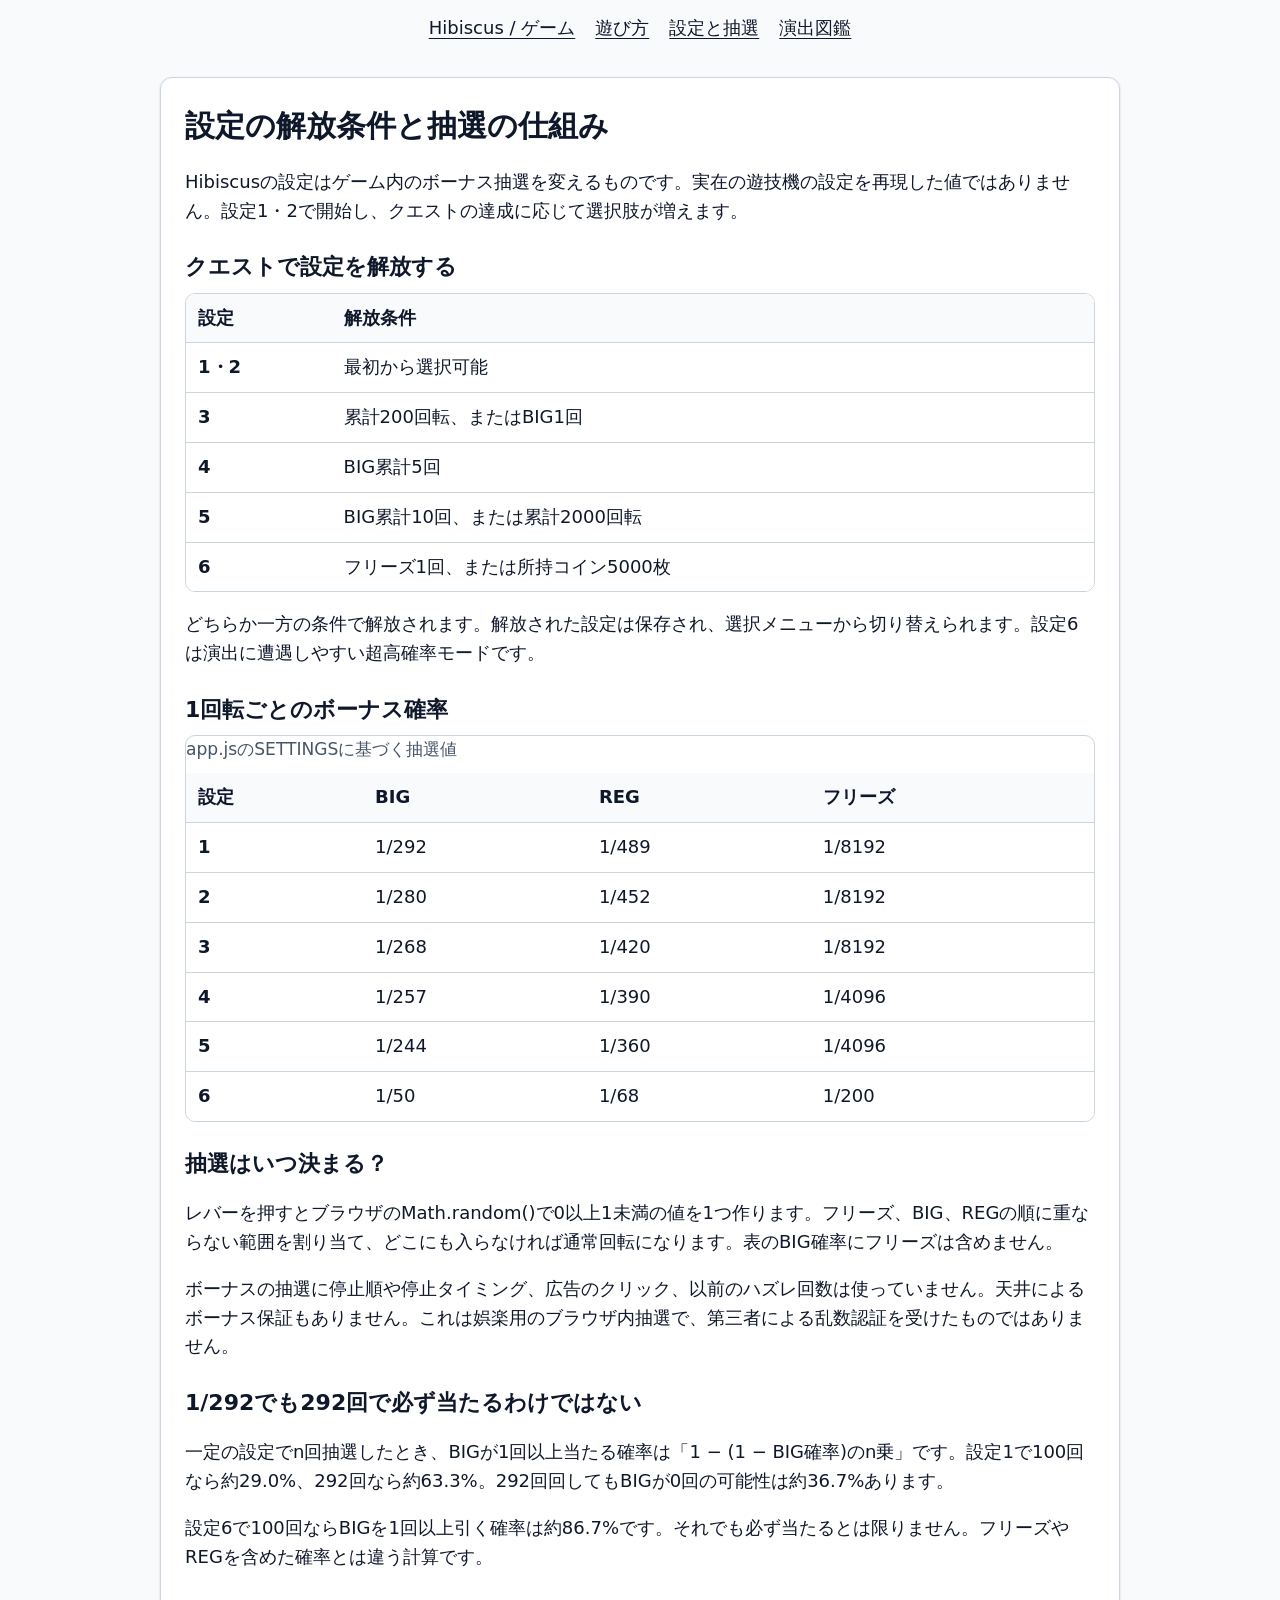
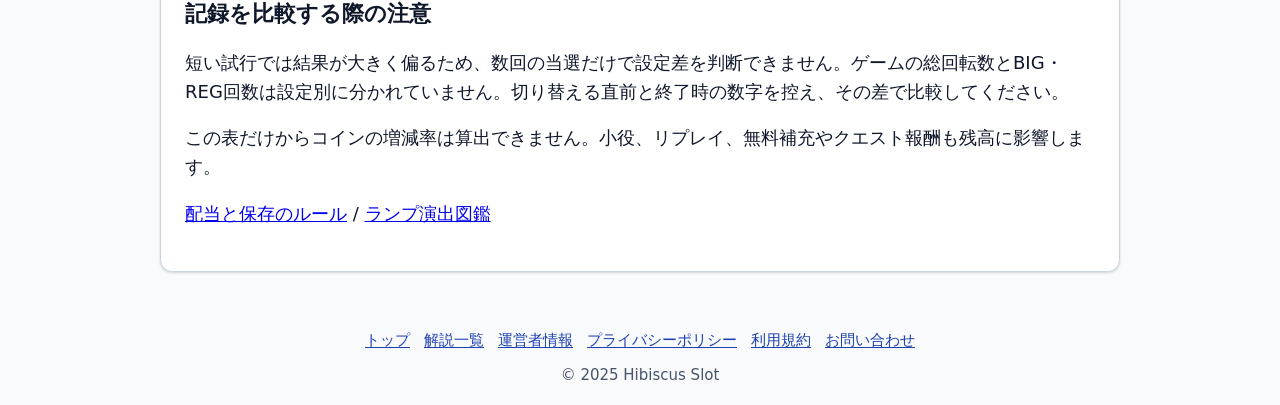
<file: settings-guide.html>
<!DOCTYPE html>
<html lang="ja">
<head>
  <meta charset="UTF-8">
  <meta name="viewport" content="width=device-width, initial-scale=1.0">
  <title>設定別の楽しみ方 | Hibiscus</title>
  <meta name="google-adsense-account" content="ca-pub-4931880787884929">
  <meta name="description" content="設定1〜6の抽選確率、クエスト解放条件、試行回数による結果のばらつきを解説します。">
  <link rel="canonical" href="https://hibiscus-24w.pages.dev/settings-guide.html">
  <link rel="icon" href="data:,">
  <meta name="color-scheme" content="light dark">
  <link rel="stylesheet" href="style.css?v=20260910-1">
</head>
<body>
  <nav class="site-nav" aria-label="メインナビゲーション"><a href="index.html">Hibiscus / ゲーム</a><a href="beginner-guide.html">遊び方</a><a href="settings-guide.html">設定と抽選</a><a href="effects-guide.html">演出図鑑</a></nav>
  <main class="static-page-main">
    <article class="static-page-card">
      <h1>設定の解放条件と抽選の仕組み</h1>
      <p>Hibiscusの設定はゲーム内のボーナス抽選を変えるものです。実在の遊技機の設定を再現した値ではありません。設定1・2で開始し、クエストの達成に応じて選択肢が増えます。</p>
      <h2>クエストで設定を解放する</h2>
      <div class="guide-table-wrap"><table class="guide-table"><thead><tr><th scope="col">設定</th><th scope="col">解放条件</th></tr></thead><tbody><tr><th scope="row">1・2</th><td>最初から選択可能</td></tr><tr><th scope="row">3</th><td>累計200回転、またはBIG1回</td></tr><tr><th scope="row">4</th><td>BIG累計5回</td></tr><tr><th scope="row">5</th><td>BIG累計10回、または累計2000回転</td></tr><tr><th scope="row">6</th><td>フリーズ1回、または所持コイン5000枚</td></tr></tbody></table></div>
      <p>どちらか一方の条件で解放されます。解放された設定は保存され、選択メニューから切り替えられます。設定6は演出に遭遇しやすい超高確率モードです。</p>
      <h2>1回転ごとのボーナス確率</h2>
      <div class="guide-table-wrap"><table class="guide-table"><caption>app.jsのSETTINGSに基づく抽選値</caption><thead><tr><th scope="col">設定</th><th scope="col">BIG</th><th scope="col">REG</th><th scope="col">フリーズ</th></tr></thead><tbody>
      <tr><th scope="row">1</th><td>1/292</td><td>1/489</td><td>1/8192</td></tr>
      <tr><th scope="row">2</th><td>1/280</td><td>1/452</td><td>1/8192</td></tr>
      <tr><th scope="row">3</th><td>1/268</td><td>1/420</td><td>1/8192</td></tr>
      <tr><th scope="row">4</th><td>1/257</td><td>1/390</td><td>1/4096</td></tr>
      <tr><th scope="row">5</th><td>1/244</td><td>1/360</td><td>1/4096</td></tr>
      <tr><th scope="row">6</th><td>1/50</td><td>1/68</td><td>1/200</td></tr></tbody></table></div>
      <h2>抽選はいつ決まる？</h2>
      <p>レバーを押すとブラウザのMath.random()で0以上1未満の値を1つ作ります。フリーズ、BIG、REGの順に重ならない範囲を割り当て、どこにも入らなければ通常回転になります。表のBIG確率にフリーズは含めません。</p>
      <p>ボーナスの抽選に停止順や停止タイミング、広告のクリック、以前のハズレ回数は使っていません。天井によるボーナス保証もありません。これは娯楽用のブラウザ内抽選で、第三者による乱数認証を受けたものではありません。</p>
      <h2>1/292でも292回で必ず当たるわけではない</h2>
      <p>一定の設定でn回抽選したとき、BIGが1回以上当たる確率は「1 − (1 − BIG確率)のn乗」です。設定1で100回なら約29.0%、292回なら約63.3%。292回回してもBIGが0回の可能性は約36.7%あります。</p>
      <p>設定6で100回ならBIGを1回以上引く確率は約86.7%です。それでも必ず当たるとは限りません。フリーズやREGを含めた確率とは違う計算です。</p>
      <h2>記録を比較する際の注意</h2>
      <p>短い試行では結果が大きく偏るため、数回の当選だけで設定差を判断できません。ゲームの総回転数とBIG・REG回数は設定別に分かれていません。切り替える直前と終了時の数字を控え、その差で比較してください。</p>
      <p>この表だけからコインの増減率は算出できません。小役、リプレイ、無料補充やクエスト報酬も残高に影響します。</p>
      <p><a href="beginner-guide.html">配当と保存のルール</a> / <a href="effects-guide.html">ランプ演出図鑑</a></p>
    </article>
  </main>

  <footer class="app-footer" role="contentinfo">
    <nav class="footer-links" aria-label="サイト情報">
      <a href="index.html">トップ</a>
      <a href="guide.html">解説一覧</a>
      <a href="about.html">運営者情報</a>
      <a href="privacy-policy.html">プライバシーポリシー</a>
      <a href="terms.html">利用規約</a>
      <a href="contact.html">お問い合わせ</a>
    </nav>
    <small>© 2025 Hibiscus Slot</small>
  </footer>
</body>
</html>
</file>
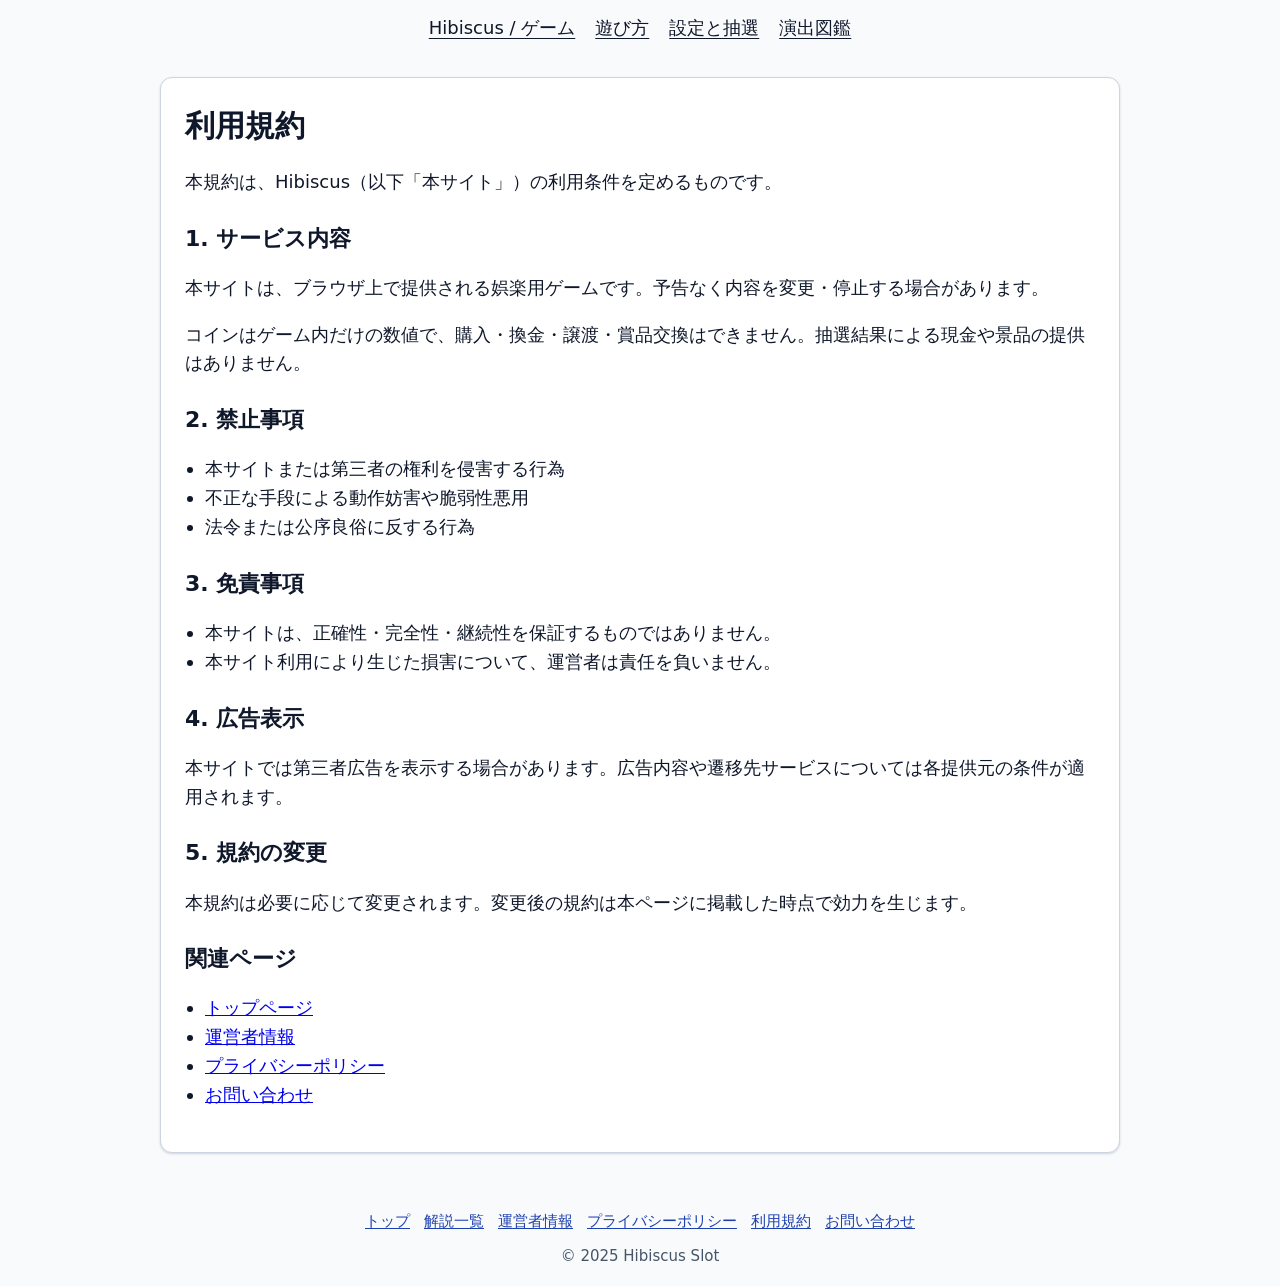
<file: terms.html>
<!DOCTYPE html>
<html lang="ja">
<head>
  <meta charset="UTF-8">
  <meta name="viewport" content="width=device-width, initial-scale=1.0">
  <title>利用規約 | Hibiscus</title>
  <meta name="google-adsense-account" content="ca-pub-4931880787884929">
  <meta name="description" content="Hibiscusの利用条件とゲーム内コインの取り扱い。">
  <link rel="canonical" href="https://hibiscus-24w.pages.dev/terms.html">
  <link rel="icon" href="data:,">
  <meta name="color-scheme" content="light dark">
  <link rel="stylesheet" href="style.css?v=20260910-1">
</head>
<body>
  <nav class="site-nav" aria-label="メインナビゲーション"><a href="index.html">Hibiscus / ゲーム</a><a href="beginner-guide.html">遊び方</a><a href="settings-guide.html">設定と抽選</a><a href="effects-guide.html">演出図鑑</a></nav>
  <main class="static-page-main">
    <article class="static-page-card">
      <h1>利用規約</h1>
      <p>本規約は、Hibiscus（以下「本サイト」）の利用条件を定めるものです。</p>

      <h2>1. サービス内容</h2>
      <p>本サイトは、ブラウザ上で提供される娯楽用ゲームです。予告なく内容を変更・停止する場合があります。</p>
      <p>コインはゲーム内だけの数値で、購入・換金・譲渡・賞品交換はできません。抽選結果による現金や景品の提供はありません。</p>

      <h2>2. 禁止事項</h2>
      <ul>
        <li>本サイトまたは第三者の権利を侵害する行為</li>
        <li>不正な手段による動作妨害や脆弱性悪用</li>
        <li>法令または公序良俗に反する行為</li>
      </ul>

      <h2>3. 免責事項</h2>
      <ul>
        <li>本サイトは、正確性・完全性・継続性を保証するものではありません。</li>
        <li>本サイト利用により生じた損害について、運営者は責任を負いません。</li>
      </ul>

      <h2>4. 広告表示</h2>
      <p>本サイトでは第三者広告を表示する場合があります。広告内容や遷移先サービスについては各提供元の条件が適用されます。</p>

      <h2>5. 規約の変更</h2>
      <p>本規約は必要に応じて変更されます。変更後の規約は本ページに掲載した時点で効力を生じます。</p>

      <h2>関連ページ</h2>
      <ul>
        <li><a href="index.html">トップページ</a></li>
        <li><a href="about.html">運営者情報</a></li>
        <li><a href="privacy-policy.html">プライバシーポリシー</a></li>
        <li><a href="contact.html">お問い合わせ</a></li>
      </ul>
    </article>
  </main>

  <footer class="app-footer" role="contentinfo">
    <nav class="footer-links" aria-label="サイト情報">
      <a href="index.html">トップ</a>
      <a href="guide.html">解説一覧</a>
      <a href="about.html">運営者情報</a>
      <a href="privacy-policy.html">プライバシーポリシー</a>
      <a href="terms.html">利用規約</a>
      <a href="contact.html">お問い合わせ</a>
    </nav>
    <small>© 2025 Hibiscus Slot</small>
  </footer>
</body>
</html>
</file>
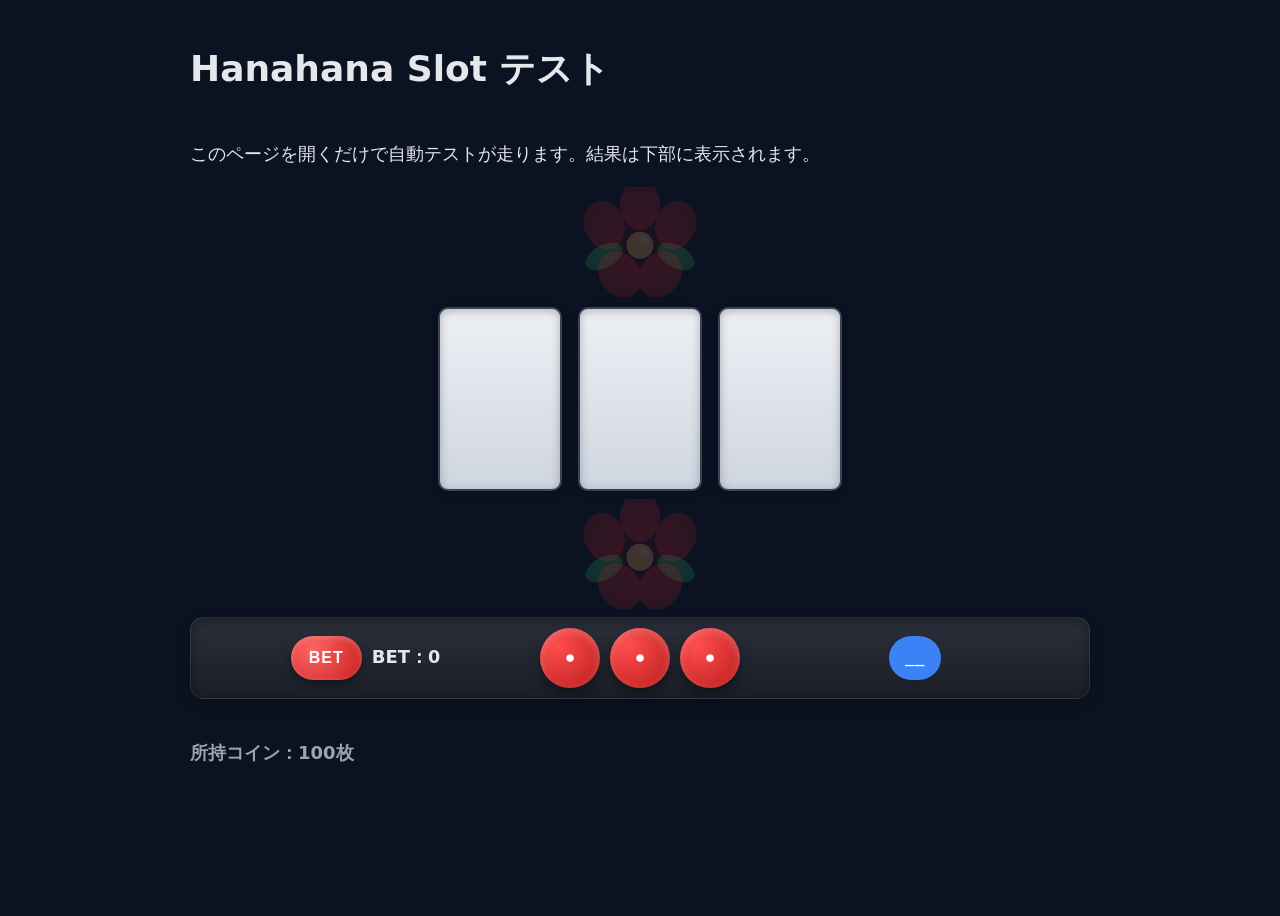
<file: tests.html>
<!DOCTYPE html>
<html lang="ja">
<head>
  <meta charset="UTF-8" />
  <meta name="viewport" content="width=device-width, initial-scale=1.0" />
  <title>Hanahana Slot Tests</title>
  <link rel="stylesheet" href="style.css" />
  <style>
    body { max-width: 900px; margin: 16px auto; padding: 0 12px; }
    .result.pass { color: #16a34a; }
    .result.fail { color: #dc2626; }
    .testlog { font-family: ui-monospace, SFMono-Regular, Menlo, Consolas, monospace; }
    .cabinet-panel { margin-top: 6px; }
  </style>
  </head>
<body>
  <h1>Hanahana Slot テスト</h1>
  <p>このページを開くだけで自動テストが走ります。結果は下部に表示されます。</p>

  <div class="slot-container">
    <div class="hibiscus-side" id="hibiscus"></div>
    <div class="slot-machine">
      <div id="reel0" class="reel"></div>
      <div id="reel1" class="reel"></div>
      <div id="reel2" class="reel"></div>
    </div>
    <div class="hibiscus-side" id="hibiscus-right"></div>
  </div>

  <div class="cabinet-panel">
    <div class="panel-left">
      <button id="betButton" class="bet">BET</button>
      <div class="meter"><span>BET：</span><strong id="betCount">0</strong></div>
    </div>
    <div class="panel-center">
      <button id="stop0" class="stop">●</button>
      <button id="stop1" class="stop">●</button>
      <button id="stop2" class="stop">●</button>
    </div>
    <div class="panel-right"><button id="lever" class="lever">⎯⎯</button></div>
  </div>

  <div id="message" class="message"></div>
  <div id="coinDisplay" class="coin">所持コイン：100枚</div>

  <!-- Dummies to satisfy listeners -->
  <button id="spinButton" style="display:none"></button>
  <button id="resetButton" style="display:none"></button>
  <button id="themeToggle" style="display:none"></button>
  <button id="soundToggle" style="display:none"></button>
  <button id="navToggle" style="display:none"></button>
  <nav id="siteNav"></nav>

  <div id="out" class="testlog"></div>

  <script>
    // hook to count SE calls
    window.seCounts = { total:0, coin:0, win:0 };
    window._onPlaySound = (t)=>{ seCounts.total++; if(t==='coin') seCounts.coin++; if(t==='win') seCounts.win++; };
  </script>
  <script src="app.js"></script>
  <script>
    const out = document.getElementById('out');
    const log = (html)=>{ const p = document.createElement('div'); p.className='result'; p.innerHTML=html; out.appendChild(p); };
    const wait = (ms)=> new Promise(r=>setTimeout(r,ms));

    (async function run(){
      const g = window._game;
      let pass=0, fail=0;
      function expect(name, cond){ if(cond){ pass++; log(`<span class='pass'>PASS</span> ${name}`);} else { fail++; log(`<span class='fail'>FAIL</span> ${name}`);} }

      // reset coins/bet
      g.coin = 100; g.bet = 0; seCounts.coin = 0; seCounts.total = 0;

      // 1) 小役（🍒×3）で+4を1枚ずつ
      const c1 = g.coin; g.forceEvaluate(['🍒','🍒','🍒']);
      await wait(400); // 4枚 * 60ms ≈ 240ms 余裕をみて
      expect('Cherry +4', g.coin === c1 + 4);
      expect('Coin SE >= 4', seCounts.coin >= 4);

      // 2) BIG 777 は+350一括（SEはcoin鳴らない）
      const beforeSE = seCounts.coin; const c2 = g.coin; g.forceEvaluate(['7','7','7']);
      await wait(30);
      expect('BIG +350 immediate', g.coin === c2 + 350);
      expect('No coin SE on BIG', seCounts.coin === beforeSE);

      // 3) REG BAR×3 は+120一括
      const c3 = g.coin; const beforeSE2 = seCounts.coin; g.forceEvaluate(['BAR','BAR','BAR']);
      await wait(30);
      expect('REG +120 immediate', g.coin === c3 + 120);
      expect('No coin SE on REG', seCounts.coin === beforeSE2);

      // 4) ハズレ
      const c4 = g.coin; g.forceEvaluate(['🍒','🍒','🍋']);
      await wait(50);
      expect('Miss no change', g.coin === c4);

      log(`<hr><strong>結果: ${pass} pass / ${fail} fail</strong>`);
    })();
  </script>
</body>
</html>
</file>
<file: style.css>
/* Design tokens */
:root {
  --color-bg: #f8fafc;
  --color-surface: #ffffff;
  --color-text: #0f172a;
  --color-muted: #475569;
  --color-primary: #1e40af;
  --color-primary-hover: #1d4ed8;
  --color-border: #cbd5e1;
  --color-error: #dc2626;
  --shadow: 0 1px 2px rgba(0,0,0,0.06), 0 1px 3px rgba(0,0,0,0.1);
  --radius: 12px;
  --spacing: 16px;
  --font-family: system-ui, -apple-system, Segoe UI, Roboto, Helvetica, Arial, "Noto Sans JP", "Hiragino Kaku Gothic ProN", "BIZ UDGothic", Meiryo, sans-serif;
  --fs-base: clamp(14px, 1.2vw + 10px, 18px);
  --fs-h1: clamp(20px, 2vw + 16px, 28px);
  --fs-h2: clamp(18px, 1.4vw + 14px, 22px);

  /* Dark mode tokens */
  --color-bg-dark: #0b1222;
  --color-surface-dark: #0f172a;
  --color-text-dark: #e5e7eb;
  --color-muted-dark: #9ca3af;
  --color-primary-dark: #3b82f6;
  --color-primary-hover-dark: #60a5fa;
  --color-border-dark: #334155;
}

html, body { height: 100%; }
html { scroll-behavior: smooth; }

/* Use dynamic viewport unit for mobile URL bar collapse */
:root { --vh: 1vh; }
.app-main { min-height: calc(var(--vh) * 100 - 60px); }

body {
  font-family: var(--font-family);
  background-color: var(--color-bg);
  color: var(--color-text);
  margin: 0;
  min-height: 100vh;
  line-height: 1.6;
  font-size: var(--fs-base);
  -webkit-tap-highlight-color: transparent;
  display: flex;
  flex-direction: column;
  align-items: stretch;
}

body.dark {
  --color-bg: var(--color-bg-dark);
  --color-surface: var(--color-surface-dark);
  --color-text: var(--color-text-dark);
  --color-muted: var(--color-muted-dark);
  --color-primary: var(--color-primary-dark);
  --color-primary-hover: var(--color-primary-hover-dark);
  --color-border: var(--color-border-dark);
}

.app-main {
  width: 100%;
  max-width: 1100px;
  padding: 16px clamp(16px, 4vw, 32px) 32px;
  display: flex;
  flex-direction: column;
  gap: clamp(16px, 4vw, 32px);
  align-items: center;
  flex: 1 0 auto;
  margin: 0 auto;
}
/* 以前の2カラムは廃止し、常に1カラムで上部をゲームに占有させる */

.app-main > * {
  width: 100%;
}

.game-panel, .settings-panel, .side-panel {
  background: var(--color-surface);
  border: 1px solid var(--color-border);
  border-radius: var(--radius);
  padding: clamp(12px, 2vw, 20px);
  box-shadow: var(--shadow);
}

.slot-container { display: grid; grid-auto-flow: row; justify-items: center; gap: 8px; width: 100%; }
.top-hud { display: grid; grid-auto-flow: row; justify-items: center; gap: 6px; margin-bottom: 8px; }
.ad-status-strip {
  display: flex;
  gap: 12px;
  align-items: center;
  justify-content: center;
  flex-wrap: wrap;
  font-size: 12px;
  font-weight: 700;
  color: rgba(255,255,255,.88);
  background: rgba(0,0,0,.35);
  border: 1px solid rgba(255,255,255,.12);
  border-radius: 999px;
  padding: 4px 10px;
}
.top-hud .credit-panel { position: static; left: auto; top: auto; transform: none; }
.top-hud .meter-panel { position: static; left: auto; top: auto; transform: none; }
.reel-frame {
  position: relative;
  display: flex;
  justify-content: center;
  align-items: center;
  gap: clamp(8px, 2vw, 16px);
  --marqueeH: clamp(16px, 3vw, 24px);
  padding: calc(var(--marqueeH) + 10px) clamp(14px, 3vw, 20px) clamp(10px, 2vw, 16px);
  border-radius: 16px;
  background:
    radial-gradient(120% 120% at 50% 30%, rgba(255,90,0,.18), rgba(255,0,0,0) 60%),
    linear-gradient(180deg, #1a1f2b, #0f1420);
  border: 3px solid #2b3445;
  box-shadow: inset 0 2px 8px rgba(0,0,0,.5), 0 10px 24px rgba(0,0,0,.35);
}

/* Digital credit display (top) */
.credit-panel {
  position: absolute;
  top: 6px;
  left: 50%;
  transform: translateX(-50%);
  display: inline-grid;
  grid-auto-flow: row;
  gap: 2px;
  align-items: center;
  justify-items: center;
  padding: 6px 10px;
  min-width: clamp(120px, 28vw, 200px);
  border-radius: 8px;
  background: radial-gradient(120% 120% at 50% 50%, rgba(0,0,0,.65), rgba(0,0,0,.4));
  border: 1px solid rgba(255,255,255,.08);
  box-shadow: inset 0 2px 8px rgba(0,0,0,.6), 0 2px 8px rgba(0,0,0,.3);
  z-index: 4; /* above hibiscus background, below reels */
}
.credit-label {
  font-size: 10px;
  letter-spacing: 0.28em;
  color: rgba(255,255,255,.55);
  font-weight: 700;
}
.digit-display {
  font-variant-numeric: tabular-nums;
  font-family: "Segoe UI Mono", Consolas, Menlo, monospace;
  font-size: clamp(22px, 6vw, 42px);
  line-height: 1;
  letter-spacing: 0.08em;
  color: #1cff76;
  text-shadow:
    0 0 6px rgba(0,255,120,.88),
    0 0 14px rgba(0,180,90,.75),
    0 0 26px rgba(0,140,70,.6);
  filter: saturate(1.2) brightness(1.05);
}

/* Stats meters under the credit */
.meter-panel {
  position: absolute;
  top: 44px;
  left: 50%;
  transform: translateX(-50%);
  display: grid;
  grid-auto-flow: column;
  grid-auto-columns: minmax(90px, 1fr);
  gap: 6px;
  z-index: 4;
}
.meter-box { display: grid; justify-items: center; gap: 2px; padding: 4px 6px; background: rgba(0,0,0,.35); border: 1px solid rgba(255,255,255,.08); border-radius: 6px; box-shadow: inset 0 2px 8px rgba(0,0,0,.5); }
.meter-label { font-size: 10px; color: rgba(255,255,255,.66); letter-spacing: .12em; font-weight: 700; }
.meter-label.red { color: #ff6b6b; }
.meter-label.orange { color: #ffb85c; }
.meter-label.cyan { color: #60a5fa; }
.digit-small { font-family: "Segoe UI Mono", Consolas, Menlo, monospace; font-variant-numeric: tabular-nums; font-size: clamp(14px, 3.6vw, 18px); color: #a7f3d0; text-shadow: 0 0 6px rgba(34,197,94,.9), 0 0 12px rgba(16,185,129,.7); }
.digit-small.red { color: #ff6666; text-shadow: 0 0 6px rgba(255,80,80,.9), 0 0 12px rgba(200,50,50,.7); }
.digit-small.orange { color: #ffb85c; text-shadow: 0 0 6px rgba(255,184,92,.9), 0 0 12px rgba(220,120,50,.7); }
.digit-small.cyan { color: #7dd3fc; text-shadow: 0 0 6px rgba(125,211,252,.9), 0 0 12px rgba(59,130,246,.7); }
.digit-display.ping { animation: digit-ping .28s ease-out 1; }
@keyframes digit-ping {
  0% { filter: saturate(1.2) brightness(1.05); text-shadow: 0 0 8px rgba(0,255,120,.9), 0 0 14px rgba(0,180,90,.8), 0 0 26px rgba(0,140,70,.65); }
  50% { filter: saturate(1.6) brightness(1.35); text-shadow: 0 0 12px rgba(0,255,120,1), 0 0 22px rgba(0,220,120,.95), 0 0 38px rgba(0,180,90,.85); }
  100% { filter: saturate(1.2) brightness(1.05); }
}
.slot-machine { display: inline-flex; justify-content: center; align-items: center; gap: clamp(8px, 2vw, 16px); position: relative; z-index: 5; }
.game-panel, .reel-frame, .slot-machine { cursor: pointer; }
.reel {
  width: clamp(72px, 12vw, 120px);
  height: clamp(108px, 18vw, 180px);
  border: 2px solid #3b4457;
  background: linear-gradient(180deg, #eef0f5, #cfd6e0);
  overflow: hidden;
  display: flex;
  flex-direction: column;
  justify-content: center;
  border-radius: 10px;
  box-shadow: inset 0 2px 10px rgba(0,0,0,.25), 0 2px 6px rgba(0,0,0,.25);
}
.reel-content { display: flex; flex-direction: column; }
.reel span {
  height: calc(100% / 3);
  display: grid;
  place-items: center;
  font-size: clamp(24px, 4vw, 36px);
  font-weight: 700;
  user-select: none;
}
.reel span.bar { background: #111827; color: #fff; border-radius: 6px; padding: 2px 8px; letter-spacing: .08em; }
.seven {
  /* Bold, vivid pink 7 with dark outline (high contrast) */
  font-family: "Arial Black", Impact, var(--font-family);
  font-weight: 900;
  font-size: clamp(28px, 5.2vw, 46px);
  color: #ff39b4; /* vivid pink */
  /* Dark outline for readability on light reel */
  -webkit-text-stroke: 2.2px #1a0a1a;
  text-shadow:
    -1px -1px 0 #1a0a1a,
     1px -1px 0 #1a0a1a,
    -1px  1px 0 #1a0a1a,
     1px  1px 0 #1a0a1a,
     0px  2px 4px rgba(0,0,0,.35),
     0px -1px 0 rgba(255,255,255,.65);
}

.message { font-weight: 700; margin-top: 8px; min-height: 1.6em; opacity: 0; transform: translateY(6px); transition: opacity .25s ease, transform .25s ease; }
.message.show { opacity: 1; transform: translateY(0); }
.message.error { color: var(--color-error); }
.coin { margin-top: 4px; color: var(--color-muted); font-weight: 600; }

.ad-overlay-root {
  position: fixed;
  inset: 0;
  z-index: 1000;
  display: grid;
  place-items: center;
  pointer-events: none;
}
.ad-overlay-root[hidden] { display: none !important; }

.ad-modal {
  position: absolute;
  inset: 0;
  background: rgba(0, 0, 0, 0.55);
  display: grid;
  place-items: center;
  padding: 16px;
  pointer-events: auto;
}
.ad-modal[hidden] { display: none !important; }

.ad-modal-card {
  width: min(92vw, 420px);
  background: var(--color-surface);
  color: var(--color-text);
  border: 1px solid var(--color-border);
  border-radius: 14px;
  box-shadow: var(--shadow);
  padding: 18px;
}

.ad-modal-card h2 {
  margin: 0 0 8px;
  font-size: clamp(18px, 3vw, 22px);
}

.ad-modal-card p {
  margin: 0 0 14px;
  color: var(--color-muted);
}

.ad-modal-actions {
  display: flex;
  gap: 10px;
  justify-content: flex-end;
  flex-wrap: wrap;
}

.ad-btn {
  min-height: 40px;
  padding: 8px 14px;
  border-radius: 10px;
  border: 1px solid var(--color-border);
  background: var(--color-surface);
  color: var(--color-text);
  cursor: pointer;
}

.ad-btn.ad-btn-primary {
  background: var(--color-primary);
  color: #fff;
  border-color: transparent;
}

.ad-btn:disabled {
  opacity: .6;
  cursor: not-allowed;
}

.footer-links {
  display: flex;
  flex-wrap: wrap;
  gap: 10px 14px;
  justify-content: center;
  margin-bottom: 8px;
}

.footer-links a {
  color: var(--color-primary);
  text-decoration: underline;
  text-underline-offset: 2px;
  font-size: 0.95rem;
}

.static-page-main {
  width: min(960px, calc(100% - 32px));
  margin: 20px auto 40px;
}

.static-page-card {
  background: var(--color-surface);
  border: 1px solid var(--color-border);
  border-radius: var(--radius);
  box-shadow: var(--shadow);
  padding: clamp(16px, 2.4vw, 24px);
}

.static-page-card h1 {
  margin: 0 0 12px;
  font-size: clamp(22px, 3.2vw, 30px);
}

.static-page-card h2 {
  margin: 24px 0 8px;
  font-size: clamp(18px, 2.4vw, 22px);
}

.static-page-card p,
.static-page-card li {
  color: var(--color-text);
}

.static-page-card ul {
  padding-left: 20px;
}

.controls { display: flex; justify-content: center; flex-wrap: wrap; gap: 12px; margin-top: 10px; }
button { min-height: 44px; min-width: 44px; padding: 10px 16px; font-size: 1rem; background: var(--color-primary); color: #fff; border: none; border-radius: 999px; cursor: pointer; box-shadow: var(--shadow); transition: background .2s, transform .06s;
}
button.primary { font-weight: 700; }
@media (hover: hover) { button:hover:not(:disabled) { background: var(--color-primary-hover); transform: translateY(-1px); } }
button:active { transform: translateY(0); }
button:disabled { background: var(--color-border); cursor: not-allowed; box-shadow: none; }
button:focus-visible { outline: 2px solid var(--color-primary); outline-offset: 2px; }

.button-like { background: var(--color-surface); color: var(--color-text); border: 1px solid var(--color-border); border-radius: 10px; padding: 8px 12px; }
.select-like { background: var(--color-surface); color: var(--color-text); border: 1px solid var(--color-border); border-radius: 10px; padding: 8px 12px; min-height: 40px; }

/* Hibiscus */
.hibiscus-side {
  position: relative;
  width: clamp(64px, 12vw, 112px);
  height: clamp(64px, 12vw, 112px);
  background: radial-gradient(circle at 50% 50%, rgba(255,0,0,0.08) 0%, transparent 70%);
  border-radius: 50%;
  pointer-events: none;
  isolation: isolate; /* layer for ::before/::after z-index */
}
.reel-frame .hibiscus-side { position: absolute; top: -34px; z-index: 2; }
.reel-frame #hibiscus { left: -26px; }
.reel-frame #hibiscus-right { right: -26px; }
.hibiscus-side::after {
  
  /* Leaves behind the flower */
  content: "";
  position: absolute;
  inset: 0;
  z-index: 1;
  background: center/contain no-repeat url("data:image/svg+xml;utf8,<svg xmlns='http://www.w3.org/2000/svg' viewBox='0 0 100 100'><g fill='%2322c55e' opacity='0.95'><ellipse cx='18' cy='62' rx='18' ry='10' transform='rotate(-28 18 62)'/><ellipse cx='82' cy='62' rx='18' ry='10' transform='rotate(28 82 62)'/></g><g fill='%2334d399' opacity='0.45'><ellipse cx='22' cy='60' rx='10' ry='6' transform='rotate(-28 22 60)'/><ellipse cx='78' cy='60' rx='10' ry='6' transform='rotate(28 78 60)'/></g></svg>");
  opacity: .2;
  filter: saturate(.9) brightness(.92);
}
.hibiscus-side::before {
  content: "";
  position: absolute;
  inset: 0;
  z-index: 2;
  background: center/contain no-repeat url("data:image/svg+xml;utf8,<svg xmlns='http://www.w3.org/2000/svg' viewBox='0 0 100 100'><g fill='%23ff1a1a'><ellipse cx='50' cy='16' rx='18' ry='22'/><ellipse cx='82' cy='34' rx='18' ry='22' transform='rotate(20 82 34)'/><ellipse cx='68' cy='78' rx='18' ry='22' transform='rotate(40 68 78)'/><ellipse cx='32' cy='78' rx='18' ry='22' transform='rotate(-40 32 78)'/><ellipse cx='18' cy='34' rx='18' ry='22' transform='rotate(-20 18 34)'/></g><circle cx='50' cy='52' r='12' fill='%23ffd84d'/><circle cx='54' cy='48' r='4' fill='%23ffffff' opacity='0.7'/></svg>");
  opacity: .18;
  filter: saturate(.7) brightness(.95);
  transition: opacity .2s ease, filter .2s ease, transform .2s ease;
}
.hibiscus-side.glowing,
.hibiscus-side.glow-normal {
  background: radial-gradient(circle at 50% 50%, rgba(255,0,0,0.35) 0%, rgba(255,0,0,0.22) 40%, transparent 75%);
  box-shadow: 0 0 14px rgba(255,0,0,0.65), 0 0 32px rgba(255,0,0,0.5), 0 0 60px rgba(255,0,0,0.35);
  animation: hibiscus-blink .44s steps(2, jump-none) infinite, pulse-glow 1.1s ease-in-out infinite;
}
.hibiscus-side.glowing::before,
.hibiscus-side.glow-normal::before,
.hibiscus-side.glow-strobe::before,
.hibiscus-side.glow-breathe::before,
.hibiscus-side.glow-wave::before,
.hibiscus-side.glow-twinkle::before,
.hibiscus-side.glow-steady::before,
.hibiscus-side.glow-ultraslow::before,
.hibiscus-side.glow-rotate::before,
.hibiscus-side.glow-leaf::before,
.hibiscus-side.glowing::after,
.hibiscus-side.glow-normal::after,
.hibiscus-side.glow-strobe::after,
.hibiscus-side.glow-breathe::after,
.hibiscus-side.glow-wave::after,
.hibiscus-side.glow-twinkle::after,
.hibiscus-side.glow-steady::after,
.hibiscus-side.glow-ultraslow::after,
.hibiscus-side.glow-leaf::after {
  opacity: 1;
  filter: saturate(1.25) brightness(1.1) drop-shadow(0 0 6px rgba(255,0,0,.55)) drop-shadow(0 0 14px rgba(255,0,0,.4));
}
.hibiscus-side.glow-strobe {
  background: radial-gradient(circle at 50% 50%, rgba(255,0,0,0.45) 0%, rgba(255,0,0,0.28) 40%, transparent 75%);
  box-shadow: 0 0 18px rgba(255,0,0,0.8), 0 0 46px rgba(255,0,0,0.6), 0 0 72px rgba(255,0,0,0.45);
  animation: strobe 0.18s steps(2, jump-none) infinite;
}
.hibiscus-side.glow-breathe {
  background: radial-gradient(circle at 50% 50%, rgba(255,0,0,0.32) 0%, rgba(255,0,0,0.2) 40%, transparent 75%);
  box-shadow: 0 0 18px rgba(255,0,0,0.6), 0 0 38px rgba(255,0,0,0.45);
  animation: pulse-glow 1.6s ease-in-out infinite;
}
.hibiscus-side.glow-wave {
  background: radial-gradient(circle at 50% 50%, rgba(255,0,0,0.36) 0%, rgba(255,0,0,0.24) 40%, transparent 75%);
  box-shadow: 0 0 16px rgba(255,0,0,0.7), 0 0 40px rgba(255,0,0,0.5);
  animation: hibiscus-blink .44s steps(2, jump-none) infinite;
}
.hibiscus-side.wave-a { animation-delay: 0s; }
.hibiscus-side.wave-b { animation-delay: .22s; }
.hibiscus-side.glow-twinkle {
  background: radial-gradient(circle at 50% 50%, rgba(255,0,0,0.4) 0%, rgba(255,0,0,0.26) 40%, transparent 75%);
  box-shadow: 0 0 20px rgba(255,0,0,0.78), 0 0 56px rgba(255,0,0,0.55);
  animation: twinkle 0.12s steps(2, jump-none) infinite, pulse-glow 1.2s ease-in-out infinite;
}
.hibiscus-side.glow-steady {
  background: radial-gradient(circle at 50% 50%, rgba(255,0,0,0.5) 0%, rgba(255,0,0,0.28) 40%, transparent 75%);
  box-shadow: 0 0 22px rgba(255,0,0,0.85), 0 0 64px rgba(255,0,0,0.6);
}
.hibiscus-side.glow-ultraslow {
  background: radial-gradient(circle at 50% 50%, rgba(255,0,0,0.35) 0%, rgba(255,0,0,0.22) 40%, transparent 75%);
  animation: hibiscus-blink 2.2s steps(2, jump-none) infinite;
}
.hibiscus-side.flash-red,
.hibiscus-side.flash-blue,
.hibiscus-side.flash-yellow {
  animation: color-flash .42s ease-out 1;
}

@keyframes color-flash {
  0% { box-shadow: 0 0 12px rgba(255,0,0,0.0); filter: brightness(1); }
  20% { box-shadow: 0 0 28px var(--flash-color, rgba(255,0,0,0.9)); filter: brightness(1.2); }
  100% { box-shadow: 0 0 6px rgba(255,0,0,0.0); filter: brightness(1); }
}
.flash-red { --flash-color: rgba(255,60,60,0.95) !important; }
.flash-blue { --flash-color: rgba(80,160,255,0.95) !important; }
.flash-yellow { --flash-color: rgba(255,224,60,0.95) !important; }

/* Premium: rotate the flower */
.hibiscus-side.glow-rotate { animation: pulse-glow 1.2s ease-in-out infinite; }
.hibiscus-side.glow-rotate::before { animation: rotate-hibi 2.6s linear infinite; transform-origin: 50% 50%; }
@keyframes rotate-hibi { from { transform: rotate(0deg);} to { transform: rotate(360deg);} }
/* Ultra premium: leaves-only green blink */
.hibiscus-side.glow-leaf {
  background: radial-gradient(circle at 50% 50%, rgba(16,185,129,0.34) 0%, rgba(16,185,129,0.18) 40%, transparent 75%);
  box-shadow: 0 0 16px rgba(16,185,129,0.7), 0 0 40px rgba(16,185,129,0.5);
}
.hibiscus-side.glow-leaf::before { opacity: .12; filter: saturate(.5) brightness(.7); }
.hibiscus-side.glow-leaf::after { filter: saturate(1.4) brightness(1.25) drop-shadow(0 0 10px rgba(16,185,129,.65)); animation: twinkle 0.14s steps(2, jump-none) infinite, pulse-glow 1.2s ease-in-out infinite; }

/* Premium: center-only yellow glow */
.hibiscus-side.glow-center {
  background: radial-gradient(circle at 50% 50%, rgba(255,216,77,0.35) 0%, rgba(255,216,77,0.22) 40%, transparent 75%);
  box-shadow: 0 0 14px rgba(255,216,77,0.65), 0 0 32px rgba(255,216,77,0.5), 0 0 60px rgba(255,216,77,0.35);
  animation: hibiscus-blink .44s steps(2, jump-none) infinite, pulse-glow 1.1s ease-in-out infinite;
}
.hibiscus-side.glow-center::before {
  background: center/contain no-repeat url("data:image/svg+xml;utf8,<svg xmlns='http://www.w3.org/2000/svg' viewBox='0 0 100 100'><circle cx='50' cy='52' r='12' fill='%23ffd84d'/><circle cx='54' cy='48' r='4' fill='%23ffffff' opacity='0.7'/></svg>");
}
.hibiscus-side.glow-center::after { opacity: 0; }

/* Premium: three-petal blink */
.hibiscus-side.glow-petal3 {
  background: radial-gradient(circle at 50% 50%, rgba(255,0,0,0.35) 0%, rgba(255,0,0,0.22) 40%, transparent 75%);
  box-shadow: 0 0 14px rgba(255,0,0,0.65), 0 0 32px rgba(255,0,0,0.5), 0 0 60px rgba(255,0,0,0.35);
  animation: hibiscus-blink .44s steps(2, jump-none) infinite, pulse-glow 1.1s ease-in-out infinite;
}
.hibiscus-side.glow-petal3::before {
  background: center/contain no-repeat url("data:image/svg+xml;utf8,<svg xmlns='http://www.w3.org/2000/svg' viewBox='0 0 100 100'><g fill='%23ff1a1a'><ellipse cx='50' cy='16' rx='18' ry='22'/><ellipse cx='82' cy='34' rx='18' ry='22' transform='rotate(20 82 34)'/><ellipse cx='18' cy='34' rx='18' ry='22' transform='rotate(-20 18 34)'/></g><circle cx='50' cy='52' r='12' fill='%23ffd84d'/><circle cx='54' cy='48' r='4' fill='%23ffffff' opacity='0.7'/></svg>");
}
@keyframes hibiscus-blink { 0%,100%{opacity:1;} 50%{opacity:.22;} }
@keyframes pulse-glow { 0%{ transform: scale(1);} 50%{ transform: scale(1.08);} 100%{ transform: scale(1);} }
@keyframes strobe { 0%,100%{filter: saturate(1.3) brightness(1.1);} 50%{ filter: saturate(1.3) brightness(0.6);} }
@keyframes twinkle { 0%,100%{opacity:1;} 50%{opacity:.2;} }

/* Reel spin scrolling */
@keyframes spin { 0%{ transform: translateY(0%);} 100%{ transform: translateY(-50%);} }
@keyframes spin-reverse { 0%{ transform: translateY(0%);} 100%{ transform: translateY(50%);} }
@keyframes reel-shake { 0%,100%{ transform: translate(0,0) rotate(0);} 20%{ transform: translate(-1px,1px) rotate(-0.8deg);} 40%{ transform: translate(2px,-1px) rotate(0.6deg);} 60%{ transform: translate(-2px,1px) rotate(-0.6deg);} 80%{ transform: translate(1px,-1px) rotate(0.8deg);} }
.reel-content.glitching { animation: reel-shake .5s steps(6,end); }
.reel-content.reverse { animation: spin-reverse .12s linear infinite; }
.reel-content.stall { animation-play-state: paused !important; }
@keyframes reel-nudge { 0%{ transform: translateY(0);} 50%{ transform: translateY(-8%);} 100%{ transform: translateY(0);} }
.reel-content.nudge { animation: reel-nudge .14s ease-out 1; }

/* Screen flash overlay for premium */
.flash-overlay { position: fixed; inset: 0; background: rgba(255,255,255,0.0); pointer-events: none; z-index: 9999; animation: flash-burst .18s ease-out 1; }
@keyframes flash-burst { 0%{ background: rgba(255,255,255,0); } 30%{ background: rgba(255,255,255,0.9);} 100%{ background: rgba(255,255,255,0);} }

/* Cabinet-like front panel */
.cabinet-panel {
  margin-top: 10px;
  display: grid;
  grid-template-columns: 1fr auto 1fr;
  align-items: center;
  gap: 12px;
  padding: 10px 12px;
  background: linear-gradient(180deg, #2b2f3a, #1b1e27);
  border-radius: 14px;
  border: 1px solid rgba(255,255,255,.06);
  box-shadow: inset 0 4px 10px rgba(0,0,0,.35), 0 4px 12px rgba(0,0,0,.2);
}
.cabinet-panel .panel-left, .cabinet-panel .panel-right, .cabinet-panel .panel-center {
  display: inline-flex; align-items: center; gap: 10px; justify-content: center;
}
.cabinet-panel .meter { color: #e5e7eb; font-weight: 700; }
.cabinet-panel .meter strong { font-size: 1.1rem; }

.cabinet-panel .bet {
  background: radial-gradient(circle at 30% 30%, #ff6363, #c81e1e);
  color: #fff; border-radius: 999px; padding: 10px 18px; font-weight: 800; letter-spacing: .06em; box-shadow: 0 4px 8px rgba(0,0,0,.35), inset 0 2px 6px rgba(255,255,255,.25);
}
.cabinet-panel .stop {
  width: 60px; height: 60px; border-radius: 50%;
  background: radial-gradient(circle at 30% 30%, #ff4d4d, #b91c1c);
  color: #fff; font-size: 1.1rem; font-weight: 800; border: none; box-shadow: 0 6px 12px rgba(0,0,0,.4), inset 0 3px 8px rgba(255,255,255,.25);
}
.cabinet-panel .stop:disabled { filter: grayscale(.35) brightness(.8); opacity: .7; }

/* Joystick-style lever */
.cabinet-panel .lever.joystick { position: relative; width: 96px; height: 96px; background: none; border: none; box-shadow: none; padding: 0; }
.lever.joystick .lever-base { position: absolute; inset: 2px; border-radius: 50%; background:
  radial-gradient(circle at 50% 50%, #111827 0 24%, transparent 25%),
  conic-gradient(from 200deg, rgba(255,255,255,.18), rgba(255,255,255,0) 60%),
  radial-gradient(circle at 50% 50%, #475569 0 60%, #1f2937 61% 100%);
  box-shadow: inset 0 8px 12px rgba(0,0,0,.35), 0 6px 16px rgba(0,0,0,.35);
}
.lever.joystick .lever-base::after{ content:""; position:absolute; left:50%; top:10%; transform: translateX(-50%); width:26px; height:78%; border-radius: 14px; background: linear-gradient(180deg, rgba(15,23,42,.65), rgba(15,23,42,.25)); box-shadow: inset 0 6px 10px rgba(0,0,0,.35), inset 0 -8px 12px rgba(255,255,255,.08); }
.lever.joystick .lever-stick { position: absolute; left: 50%; top: 16%; width: 18px; height: 60px; transform: translateX(-50%); border-radius: 12px; background: linear-gradient(180deg, #ffffff, #cdd6e1); box-shadow: inset 0 2px 6px rgba(255,255,255,.6), inset 0 -6px 10px rgba(15,23,42,.2); transition: top .16s ease; }
.lever.joystick .lever-ball { position: absolute; left: 50%; top: 56%; transform: translate(-50%, 0); width: 38px; height: 38px; border-radius: 50%; background: radial-gradient(circle at 35% 30%, #fff6, #fff0 42%), radial-gradient(circle at 50% 50%, #ff834d 0, #f97316 60%, #b45309 100%); box-shadow: 0 6px 10px rgba(0,0,0,.35), inset 0 3px 8px rgba(255,255,255,.35); transition: top .16s ease, transform .16s ease; }
.lever.joystick:hover .lever-ball { transform: translate(-50%, 1px) scale(1.02); }
.lever.joystick:active .lever-ball, .lever.joystick.engaged .lever-ball { top: 78%; transform: translate(-50%, 0) scale(.98); }
.lever.joystick:active .lever-stick, .lever.joystick.engaged .lever-stick { top: 34%; }
.lever.joystick:focus-visible { outline: 2px solid #60a5fa; outline-offset: 3px; border-radius: 12px; }

/* How to / Settings */
.howto-list { margin: 0; padding-left: 1.2rem; }
.howto-list li { margin: 4px 0; }
.guide-panel { display: grid; gap: 20px; }
.guide-panel h2 { margin: 0; }
.guide-block { display: grid; gap: 10px; }
.guide-block h3 {
  margin: 0;
  font-size: clamp(16px, 1.2vw + 14px, 20px);
}
.guide-block p,
.guide-block ol,
.guide-block dl {
  margin: 0;
}
.guide-steps {
  padding-left: 1.3rem;
  display: grid;
  gap: 8px;
}
.guide-table-wrap {
  overflow-x: auto;
  border: 1px solid var(--color-border);
  border-radius: 10px;
}
.guide-table {
  width: 100%;
  border-collapse: collapse;
  min-width: 640px;
  background: var(--color-surface);
}
.guide-table caption {
  caption-side: top;
  text-align: left;
  padding: 0 0 10px;
  color: var(--color-muted);
  font-size: 0.95em;
}
.guide-table th,
.guide-table td {
  padding: 10px 12px;
  border-bottom: 1px solid var(--color-border);
  text-align: left;
  vertical-align: top;
}
.guide-table thead th {
  background: var(--color-bg);
}
.guide-table tbody tr:last-child th,
.guide-table tbody tr:last-child td {
  border-bottom: none;
}
.guide-payouts,
.guide-faq {
  display: grid;
  gap: 12px;
}
.guide-payouts > div,
.guide-faq > div {
  padding: 12px 14px;
  border: 1px solid var(--color-border);
  border-radius: 10px;
  background: var(--color-bg);
}
.guide-payouts dt,
.guide-faq dt {
  font-weight: 700;
  margin-bottom: 4px;
}
.guide-payouts dd,
.guide-faq dd {
  margin: 0;
  color: var(--color-text);
}
.guide-note {
  color: var(--color-muted);
  font-size: 0.95em;
}
.guide-links {
  display: grid;
  gap: 12px;
}
.guide-link-card {
  display: grid;
  gap: 6px;
  padding: 14px 16px;
  border: 1px solid var(--color-border);
  border-radius: 12px;
  background: var(--color-bg);
  color: var(--color-text);
  text-decoration: none;
}
.guide-link-card strong {
  color: var(--color-text);
  font-size: 1rem;
}
.guide-link-card span {
  color: var(--color-muted);
  font-size: 0.95rem;
}
.quests-list { list-style: none; margin: 0; padding: 0; display: grid; gap: 8px; }
.quest-item { display: grid; gap: 4px; }
.quest-title { font-weight: 600; }
.quest-item.completed .quest-title { color: var(--color-muted); text-decoration: line-through; }
.quest-progress { height: 8px; background: var(--color-border); border-radius: 4px; overflow: hidden; }
.quest-progress-bar { height: 100%; background: var(--color-primary); width: 0%; transition: width 0.3s ease; }
.quest-count { font-size: 0.85em; color: var(--color-muted); text-align: right; }
.settings-grid { display: grid; grid-template-columns: 1fr; gap: 10px; }
@media (min-width: 520px) { .settings-grid { grid-template-columns: 1fr 1fr; } }
.setting-item { display: grid; grid-template-columns: auto 1fr; gap: 8px 16px; align-items: center; padding: 10px; border: 1px dashed var(--color-border); border-radius: 10px; }
.setting-label { color: var(--color-muted); }
.setting-control { text-align: right; }
.setting-control .select-like { min-width: 120px; }

.app-footer {
  text-align: center;
  color: var(--color-muted);
  padding: 16px;
  width: 100%;
  max-width: 1100px;
  margin: 0 auto;
  flex-shrink: 0;
  position: relative;
  z-index: 1;
}

.app-footer .developer-credit::before {
  content: '|';
  margin: 0 8px;
}

.ending-overlay {
  position: fixed;
  inset: 0;
  display: flex;
  align-items: center;
  justify-content: center;
  background: rgba(0, 0, 0, 0.9);
  color: #fff;
  text-align: center;
  padding: 40px 20px;
  animation: fade-in 0.8s forwards;
  z-index: 999;
}

.ending-overlay[hidden] {
  display: none;
}

.ending-overlay .credits {
  display: flex;
  flex-direction: column;
  gap: 12px;
  font-size: 1.25rem;
  animation: credits-scroll 5s forwards;
}
.ending-overlay .credits p {
  margin: 0;
  opacity: 0;
  animation: text-fade 0.8s forwards;
}
.ending-overlay .credits p.congrats {
  animation-delay: 0.8s;
}
.ending-overlay .credits p.developer-credit {
  animation-delay: 2.4s;
}

@keyframes text-fade {
  from { opacity: 0; }
  to { opacity: 1; }
}
@keyframes fade-in {
  from { opacity: 0; }
  to { opacity: 1; }
}

@keyframes credits-scroll {
  from { transform: translateY(100%); }
  to { transform: translateY(0); }
}

/* Accessibility helpers */
.sr-only { position: absolute !important; width: 1px; height: 1px; padding: 0; margin: -1px; overflow: hidden; clip: rect(0, 0, 0, 0); white-space: nowrap; border: 0; }

/* Responsive layout for very small screens */
  @media (max-width: 600px) {
  .top-hud { gap: 4px; margin-bottom: 6px; }
  .top-hud .credit-panel { min-width: 140px; }
  .top-hud .meter-panel { grid-auto-columns: minmax(64px, 1fr); }

  .reel-frame { --marqueeH: 24px; padding: calc(var(--marqueeH) + 8px) 12px 10px; border-radius: 14px; }
  .reel-frame .hibiscus-side { width: 54px; height: 54px; top: -24px; }
  .reel-frame #hibiscus { left: -12px; }
  .reel-frame #hibiscus-right { right: -12px; }
    
    /* Move/size the credit display for phones */
    .credit-panel { padding: 6px 10px; min-width: 140px; }
    .digit-display { font-size: clamp(26px, 7vw, 38px); }
    /* Hide bottom coin text on phones to avoid duplication */
    .coin { display: none; }
  /* Controls: lever fixed on the right for thumb reachability */
  .cabinet-panel { grid-template-columns: 1fr auto; gap: 10px; }
  .cabinet-panel .panel-center { grid-column: 1; grid-row: 1; justify-content: flex-start; }
  .cabinet-panel .panel-left { grid-column: 1; grid-row: 2; justify-content: flex-start; }
  .cabinet-panel .panel-right { grid-column: 2; grid-row: 1 / span 2; justify-content: flex-end; align-self: center; }
  .cabinet-panel .stop { width: 62px; height: 62px; }
  .cabinet-panel .lever.joystick { width: 92px; height: 92px; }

  .slot-machine { gap: 6px; }
  .reel { width: 86px; height: 156px; }
  .reel span { font-size: 2.2rem; }
  .guide-panel { gap: 16px; }
  .guide-link-card { padding: 12px 14px; }
  .guide-payouts > div,
  .guide-faq > div { padding: 10px 12px; }
}

/* Reduced motion: limit to decorative effects (keep reels functional) */
@media (prefers-reduced-motion: reduce) {
  .hibiscus-side, .message, .cabinet-panel .lever.joystick::before {
    animation-duration: .001ms !important;
    animation-iteration-count: 1 !important;
  }
  .hibiscus-side, .message, .cabinet-panel .lever.joystick, button {
    transition-duration: .001ms !important;
  }
  html { scroll-behavior: auto !important; }
  /* Do NOT disable .reel-content spin animation */
  .ending-overlay, .ending-overlay .credits {
    animation: none !important;
    transform: none !important;
  }
}
.site-intro { max-width: 1120px; margin: 16px auto 0; padding: 0 16px; }
.site-intro h1 { font-size: 26px; margin: 0 0 6px; letter-spacing: 0; }
.site-intro p { margin: 0; line-height: 1.6; }
.site-nav { display: flex; flex-wrap: wrap; gap: 12px 20px; max-width: 1120px; margin: 0 auto; padding: 14px 16px; }
.site-intro .site-nav { padding-left: 0; padding-right: 0; }
.site-nav a { color: inherit; text-underline-offset: 4px; }
.refill-dialog { width: min(420px, calc(100% - 48px)); box-sizing: border-box; padding: 24px; border: 1px solid #888; border-radius: 8px; }
.refill-dialog::backdrop { background: rgb(0 0 0 / 55%); }
.refill-dialog h2 { margin-top: 0; font-size: 22px; }
.refill-dialog p { line-height: 1.7; }
.static-page-card { overflow-wrap: anywhere; }
.app-main, .app-footer, .app-main > *, .site-intro, .site-nav { box-sizing: border-box; }
.guide-panel a { color: var(--color-primary); }
@media (max-width: 600px) {
  .top-hud { width: 100%; min-width: 0; }
  .top-hud .meter-panel { width: 100%; grid-auto-columns: minmax(0, 1fr); gap: 3px; }
  .meter-box { min-width: 0; padding: 4px 2px; }
  .meter-label { letter-spacing: 0; }
  .digit-small { font-size: 14px; overflow-wrap: anywhere; }
  .reel-frame { width: 100%; box-sizing: border-box; padding-left: 8px; padding-right: 8px; }
  .slot-machine { width: 100%; }
  .reel { flex: 1 1 0; min-width: 0; width: auto; box-sizing: border-box; }
  .reel-frame #hibiscus { left: 0; }
  .reel-frame #hibiscus-right { right: 0; }
  .cabinet-panel { padding: 10px 8px; gap: 8px; grid-template-columns: minmax(0, 1fr) 64px; }
  .cabinet-panel .panel-center { gap: 4px; min-width: 0; }
  .cabinet-panel .stop { width: 44px; height: 44px; padding: 0; }
  .cabinet-panel .lever.joystick { width: 64px; height: 80px; }
  .cabinet-panel .panel-left { gap: 6px; font-size: 14px; }
}
</file>
